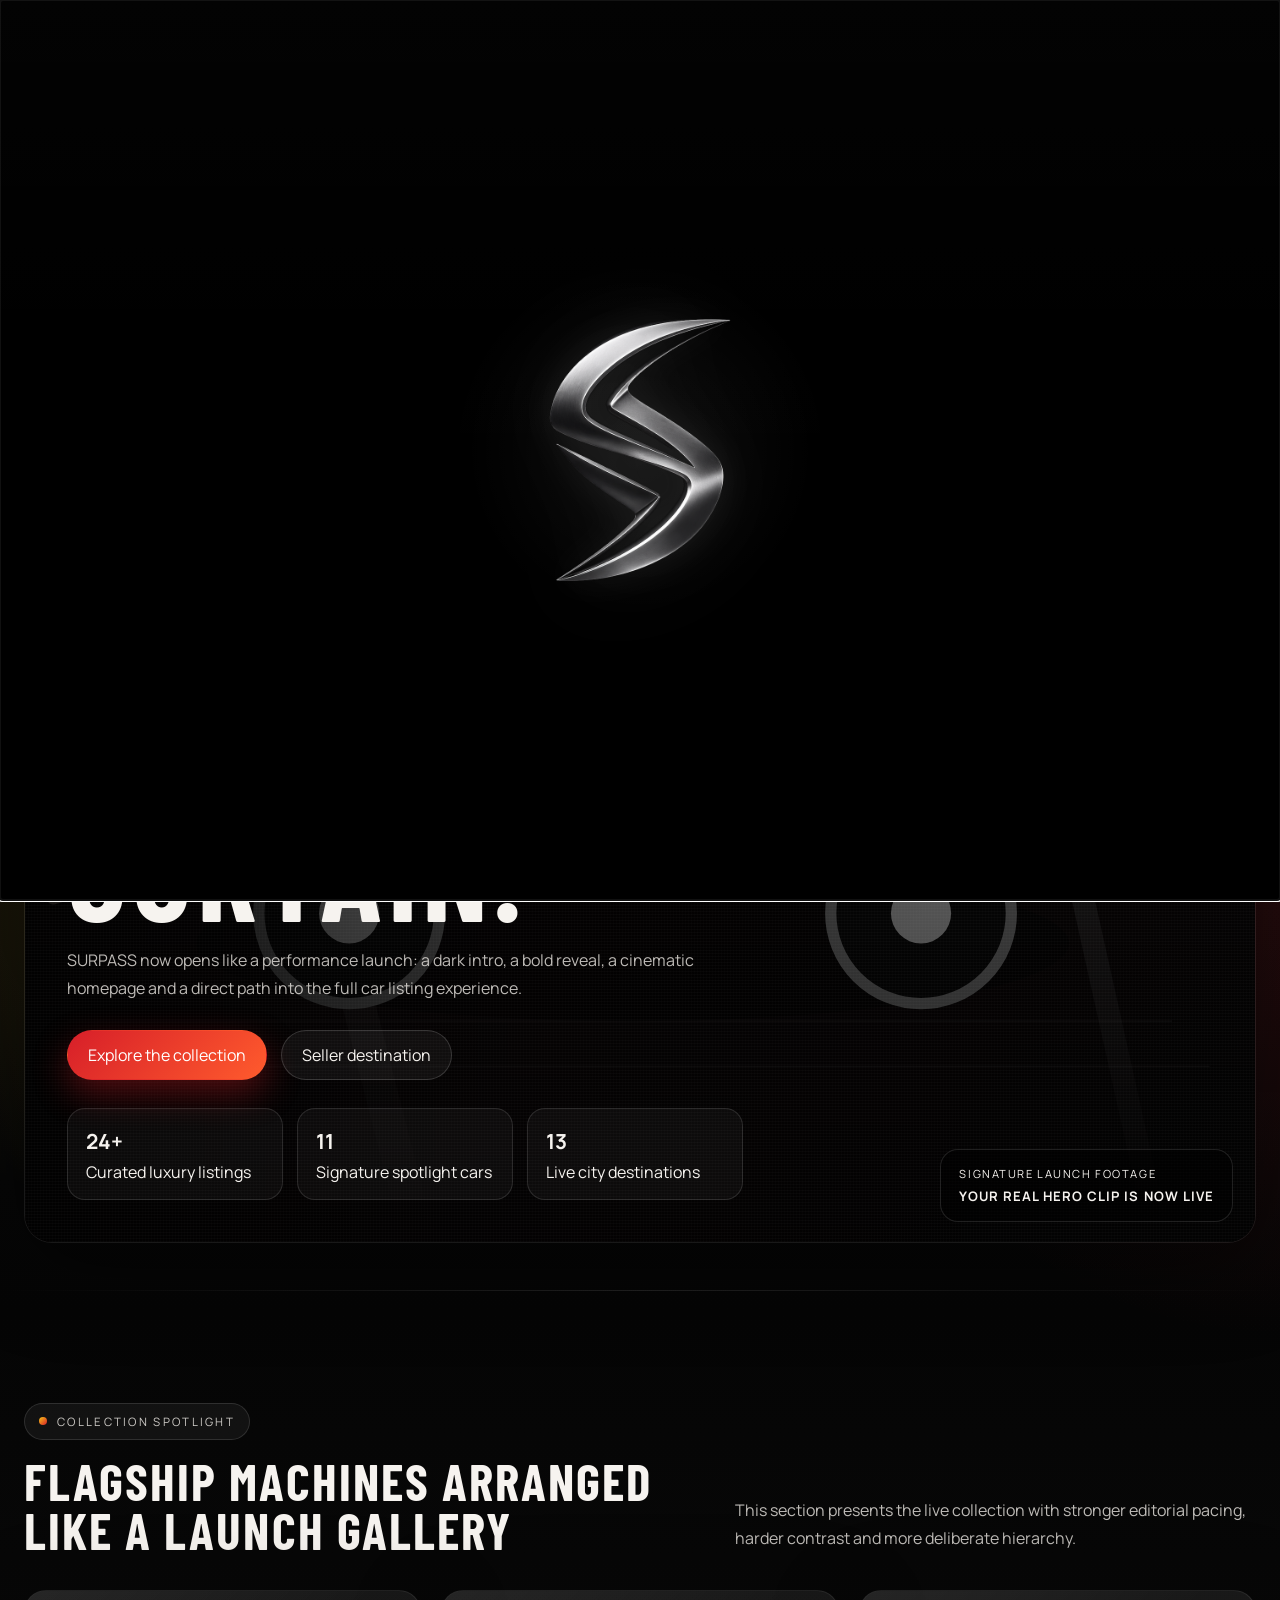
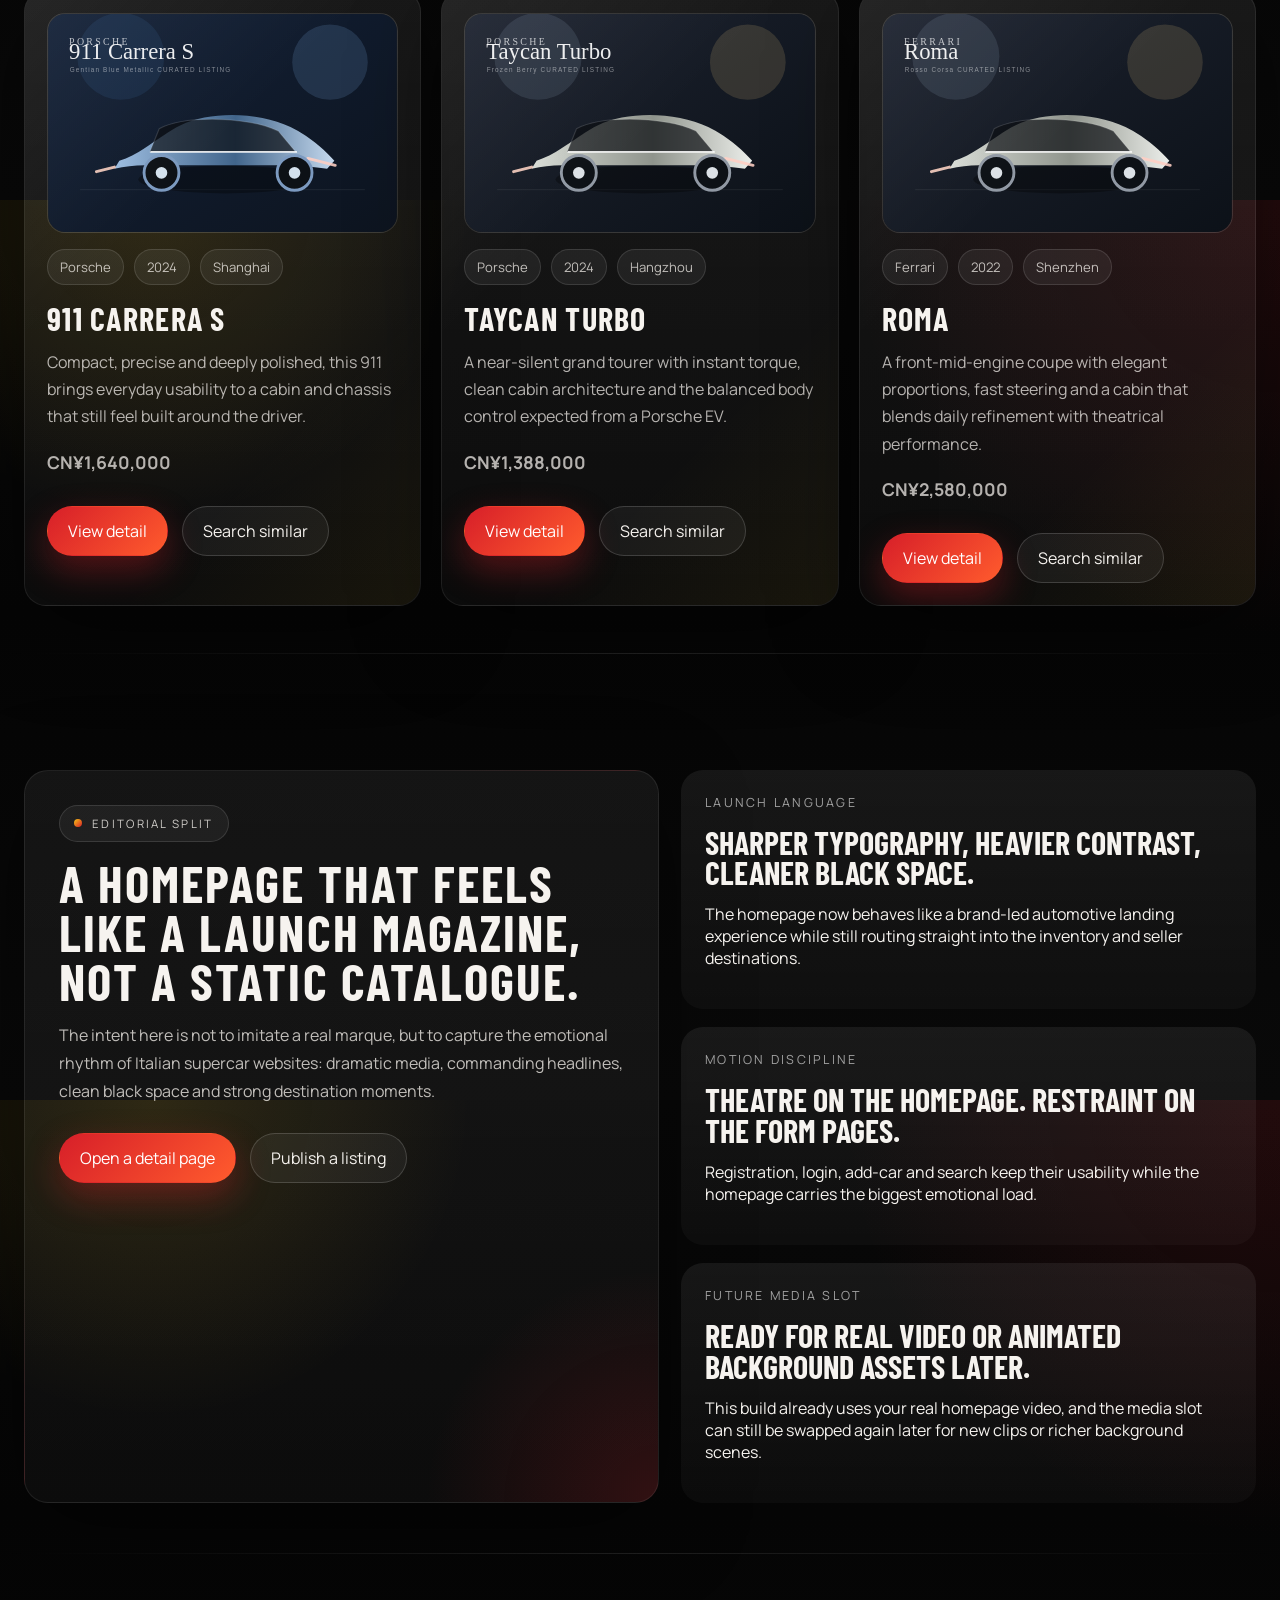
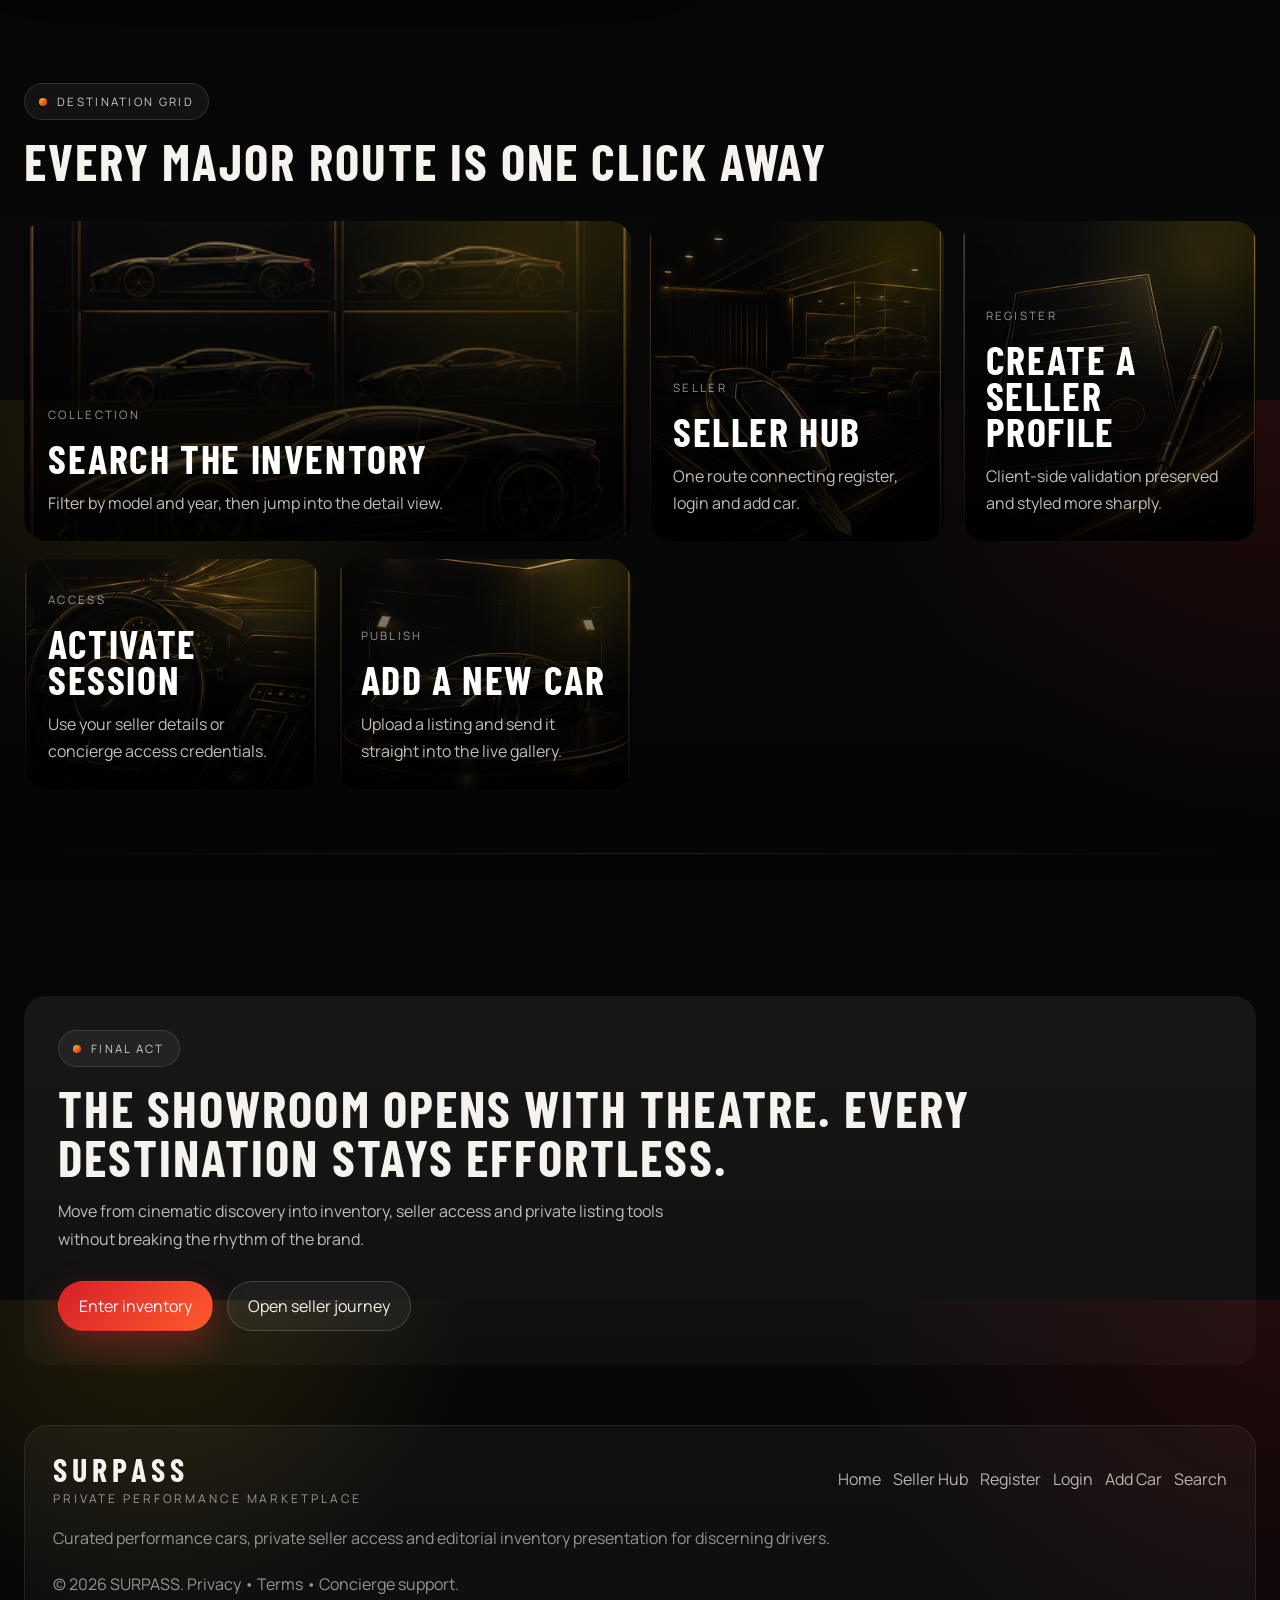
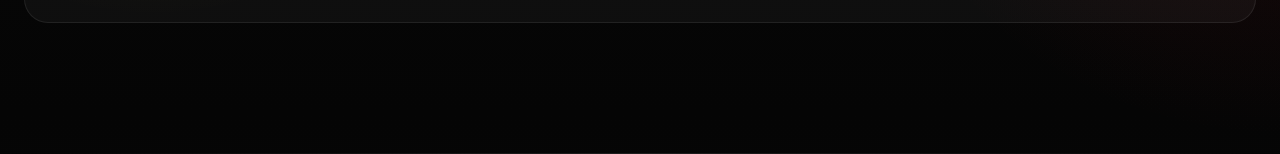
<file: index.html>
<!DOCTYPE html>
<html lang="en">
<head>
    <meta charset="UTF-8">
    <meta name="viewport" content="width=device-width, initial-scale=1.0">
    <title>SURPASS | Official Experience</title>
    <link rel="stylesheet" href="assets/styles.css">
    <script defer src="assets/app.js"></script>
</head>
<body data-page="home">
    <div class="site-shell">
        <section id="brand-intro" class="brand-intro" aria-label="Enter SURPASS official site" tabindex="0">
            <div class="brand-intro__veil"></div>
            <div class="brand-intro__content">
                <div id="intro-logo" class="brand-intro__logo" aria-hidden="true"></div>
            </div>
        </section>

        <div data-site-header></div>

        <nav id="home-progress" class="home-progress" aria-label="Homepage scenes">
            <button type="button" data-scene-target="scene-hero"><span>Intro</span></button>
            <button type="button" data-scene-target="scene-collection"><span>Collection</span></button>
            <button type="button" data-scene-target="scene-editorial"><span>Stories</span></button>
            <button type="button" data-scene-target="scene-links"><span>Destinations</span></button>
            <button type="button" data-scene-target="scene-finale"><span>Finale</span></button>
        </nav>

        <main class="site-main home-main">
            <section id="scene-hero" class="scene-panel scene-hero" data-scene="hero">
                <div class="scene-shell">
                    <div class="hero-cinematic">
                        <div class="hero-cinematic__media">
                            <video id="home-hero-video" class="hero-cinematic__video" muted playsinline loop autoplay preload="metadata"></video>
                            <img id="home-hero-art" class="hero-cinematic__poster" src="" alt="">
                            <div class="hero-cinematic__gradient"></div>
                            <div class="hero-cinematic__noise"></div>
                            <div class="hero-cinematic__caption">
                                <span>Signature launch footage</span>
                                <strong>Your real hero clip is now live</strong>
                            </div>
                        </div>
                        <div class="hero-cinematic__content fade-up">
                            <div class="eyebrow">Italian performance drama</div>
                            <h2 class="display-title">Stage the machine. Then open the curtain.</h2>
                            <p class="lead">
                                SURPASS now opens like a performance launch: a dark intro, a bold reveal, a cinematic homepage and a direct path into the full car listing experience.
                            </p>
                            <div class="hero-actions">
                                <a class="primary-button" href="search.html" data-home-primary>Explore the collection</a>
                                <a class="secondary-button" href="seller.html">Seller destination</a>
                            </div>
                            <div class="hero-meta">
                                <div class="meta-block">
                                    <strong id="metric-total-cars">12+</strong>
                                    <span>Curated luxury listings</span>
                                </div>
                                <div class="meta-block">
                                    <strong id="metric-featured-cars">6</strong>
                                    <span>Signature spotlight cars</span>
                                </div>
                                <div class="meta-block">
                                    <strong id="metric-active-cities">9</strong>
                                    <span>Live city destinations</span>
                                </div>
                            </div>
                        </div>
                    </div>
                </div>
            </section>

            <section id="scene-collection" class="scene-panel scene-collection" data-scene="collection">
                <div class="scene-shell">
                    <div class="section-intro">
                        <div>
                            <div class="eyebrow">Collection spotlight</div>
                            <h2 class="section-title" style="margin-top:16px;">Flagship machines arranged like a launch gallery</h2>
                        </div>
                        <p class="body-copy" style="max-width:38rem;">
                            This section presents the live collection with stronger editorial pacing, harder contrast and more deliberate hierarchy.
                        </p>
                    </div>
                    <div id="featured-grid" class="collection-grid"></div>
                </div>
            </section>

            <section id="scene-editorial" class="scene-panel scene-editorial" data-scene="editorial">
                <div class="scene-shell">
                    <div class="editorial-layout">
                        <article class="editorial-lead fade-up">
                            <div class="eyebrow">Editorial split</div>
                            <h2 class="section-title" style="margin-top:16px;">A homepage that feels like a launch magazine, not a static catalogue.</h2>
                            <p class="body-copy">
                                The intent here is not to imitate a real marque, but to capture the emotional rhythm of Italian supercar websites: dramatic media, commanding headlines, clean black space and strong destination moments.
                            </p>
                            <div class="stack-actions">
                                <a class="primary-button" href="car-detail.html?id=car-porsche-911-carrera-s">Open a detail page</a>
                                <a class="secondary-button" href="add-car.html">Publish a listing</a>
                            </div>
                        </article>
                        <div id="home-editorial-list" class="editorial-stack"></div>
                    </div>
                </div>
            </section>

            <section id="scene-links" class="scene-panel scene-links" data-scene="links">
                <div class="scene-shell">
                    <div class="section-intro">
                        <div>
                            <div class="eyebrow">Destination grid</div>
                            <h2 class="section-title" style="margin-top:16px;">Every major route is one click away</h2>
                        </div>
                    </div>
                    <div class="brand-tile-grid">
                        <a class="brand-tile brand-tile--large fade-up" href="search.html">
                            <img class="tile-illustration" src="assets/generated/tile-collection.png" alt="">
                            <span class="brand-tile__eyebrow">Collection</span>
                            <strong>Search the inventory</strong>
                            <p>Filter by model and year, then jump into the detail view.</p>
                        </a>
                        <a class="brand-tile fade-up delay-1" href="seller.html">
                            <img class="tile-illustration" src="assets/generated/tile-seller.png" alt="">
                            <span class="brand-tile__eyebrow">Seller</span>
                            <strong>Seller hub</strong>
                            <p>One route connecting register, login and add car.</p>
                        </a>
                        <a class="brand-tile fade-up delay-2" href="registration.html">
                            <img class="tile-illustration" src="assets/generated/tile-register.png" alt="">
                            <span class="brand-tile__eyebrow">Register</span>
                            <strong>Create a seller profile</strong>
                            <p>Client-side validation preserved and styled more sharply.</p>
                        </a>
                        <a class="brand-tile fade-up delay-1" href="login.html">
                            <img class="tile-illustration" src="assets/generated/tile-login.png" alt="">
                            <span class="brand-tile__eyebrow">Access</span>
                            <strong>Activate session</strong>
                            <p>Use your seller details or concierge access credentials.</p>
                        </a>
                        <a class="brand-tile fade-up delay-2" href="add-car.html">
                            <img class="tile-illustration" src="assets/generated/tile-add-car.png" alt="">
                            <span class="brand-tile__eyebrow">Publish</span>
                            <strong>Add a new car</strong>
                            <p>Upload a listing and send it straight into the live gallery.</p>
                        </a>
                    </div>
                </div>
            </section>

            <section id="scene-finale" class="scene-panel scene-finale" data-scene="finale">
                <div class="scene-shell">
                    <div class="finale-panel fade-up">
                        <div class="eyebrow">Final act</div>
                        <h2 class="section-title" style="margin-top:16px;">The showroom opens with theatre. Every destination stays effortless.</h2>
                        <p class="body-copy" style="max-width:40rem;">
                            Move from cinematic discovery into inventory, seller access and private listing tools without breaking the rhythm of the brand.
                        </p>
                        <div class="hero-actions">
                            <a class="primary-button" href="search.html">Enter inventory</a>
                            <a class="secondary-button" href="seller.html">Open seller journey</a>
                        </div>
                    </div>
                    <div data-site-footer></div>
                </div>
            </section>
        </main>
    </div>
</body>
</html>
</file>
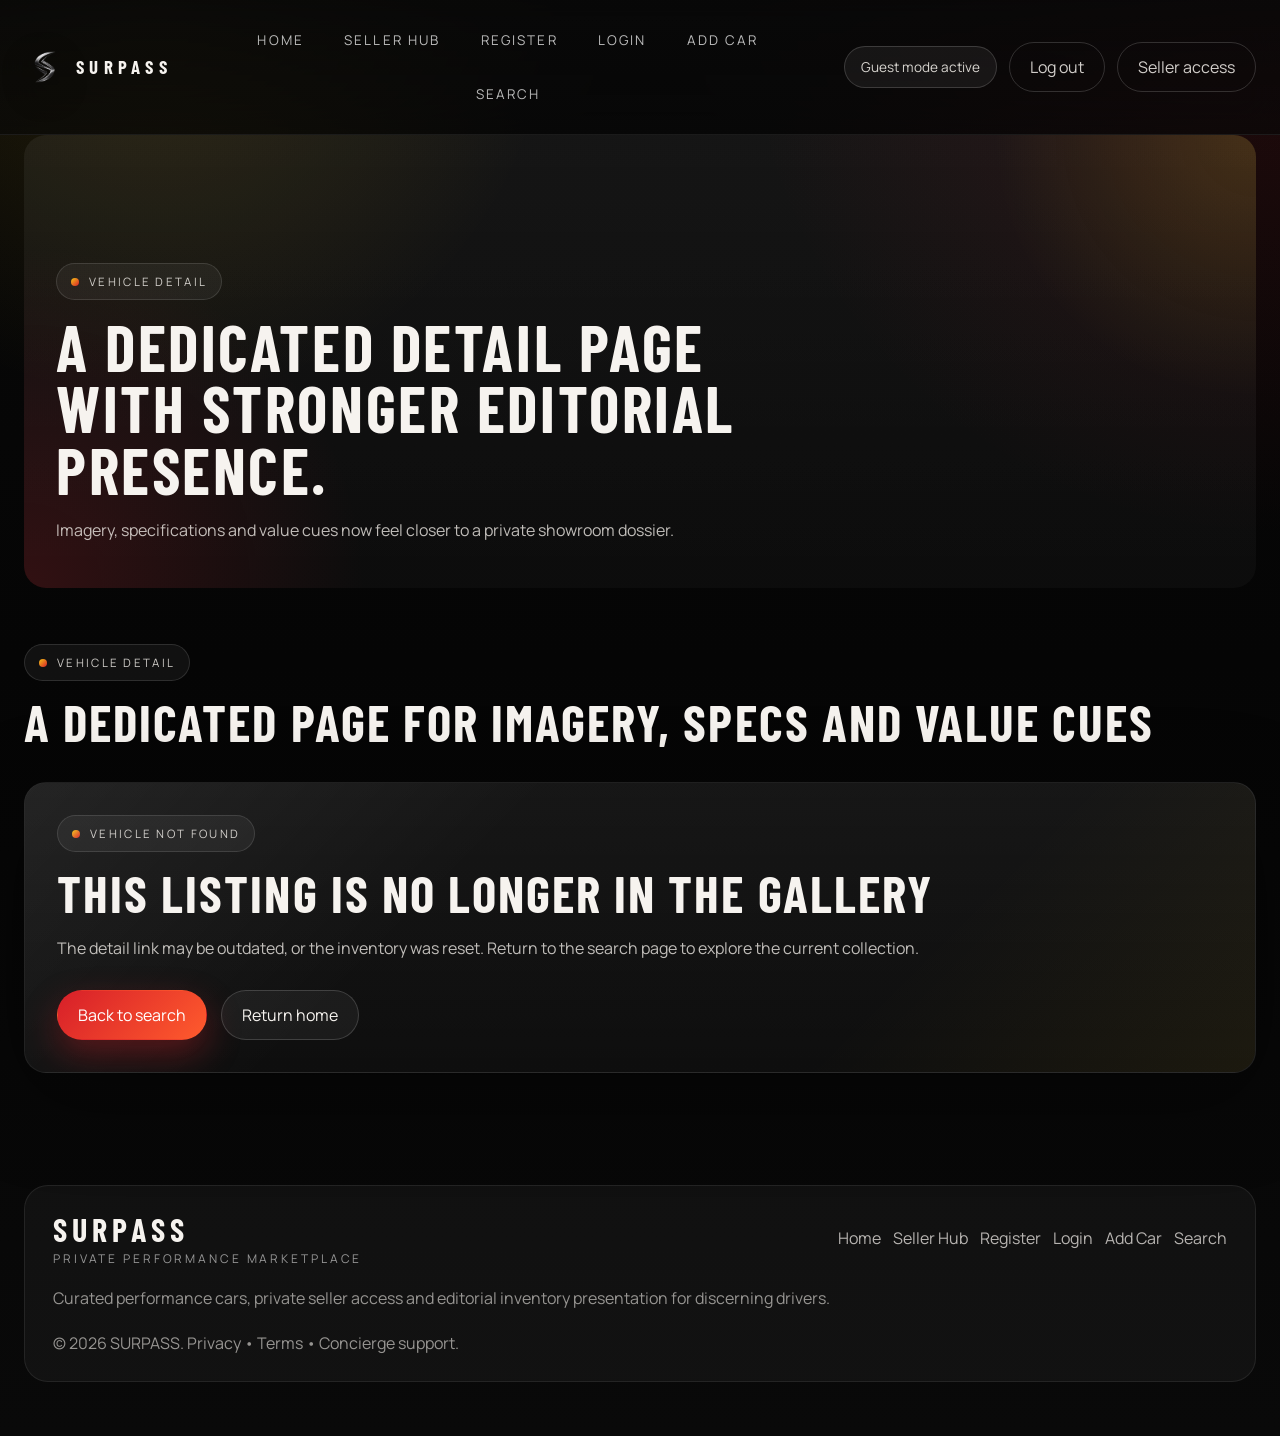
<file: car-detail.html>
<!DOCTYPE html>
<html lang="en">
<head>
    <meta charset="UTF-8">
    <meta name="viewport" content="width=device-width, initial-scale=1.0">
    <title>SURPASS | Car Detail</title>
    <link rel="stylesheet" href="assets/styles.css">
    <script defer src="assets/app.js"></script>
</head>
<body data-page="detail">
    <div class="site-shell">
        <div data-site-header></div>
        <main class="site-main">
            <section class="page-banner page-banner--detail">
                <div class="page-banner__content">
                    <div class="eyebrow">Vehicle detail</div>
                    <h1 class="page-banner__title">A dedicated detail page with stronger editorial presence.</h1>
                    <p class="body-copy">Imagery, specifications and value cues now feel closer to a private showroom dossier.</p>
                </div>
            </section>
            <section class="section" style="padding-top:56px;">
                <div class="section-intro">
                    <div>
                        <div class="eyebrow">Vehicle detail</div>
                        <h2 class="section-title" style="margin-top:16px;">A dedicated page for imagery, specs and value cues</h2>
                    </div>
                </div>
                <div id="detail-shell"></div>
            </section>
        </main>
        <div data-site-footer></div>
    </div>
</body>
</html>
</file>
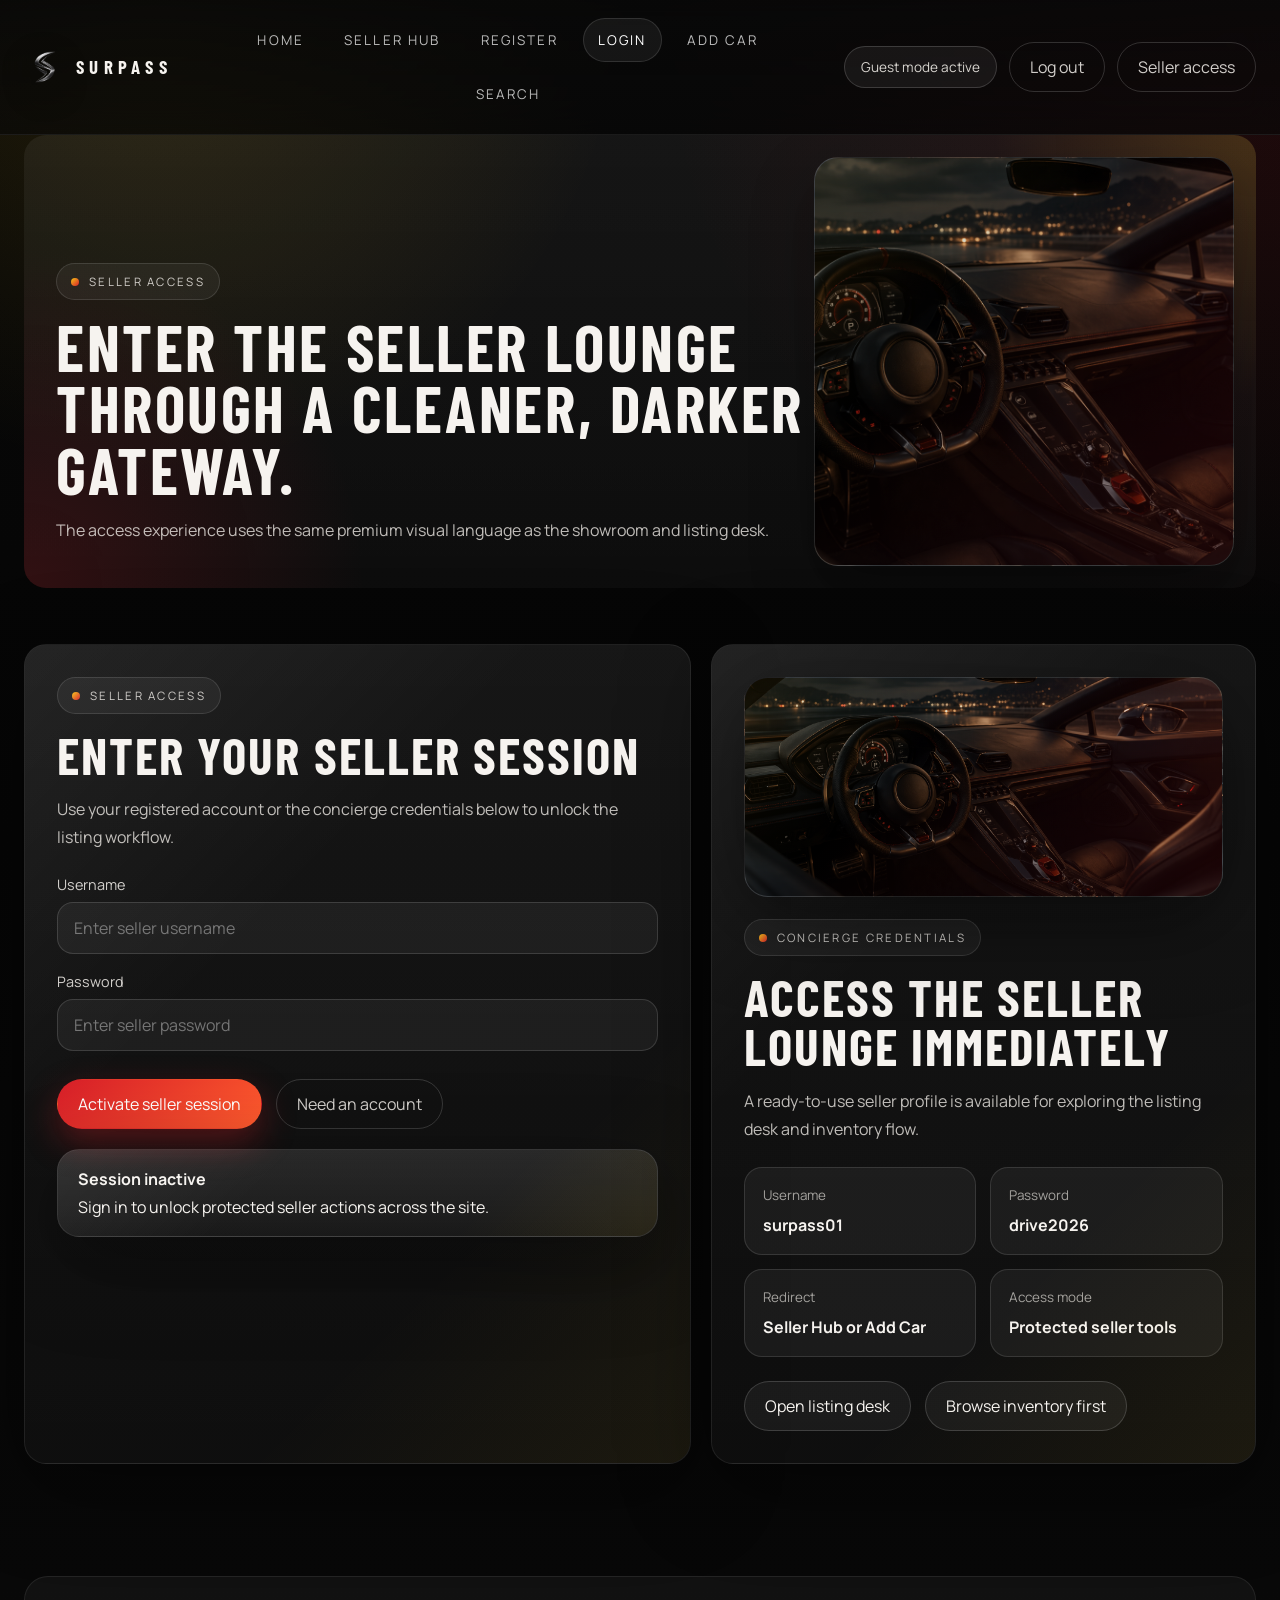
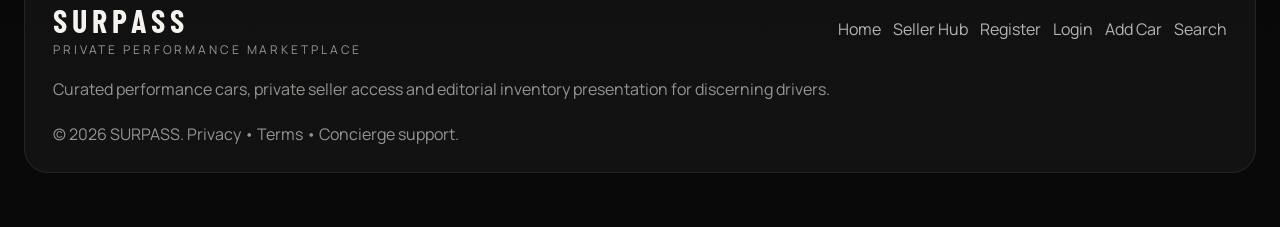
<file: login.html>
<!DOCTYPE html>
<html lang="en">
<head>
    <meta charset="UTF-8">
    <meta name="viewport" content="width=device-width, initial-scale=1.0">
    <title>SURPASS | Seller Login</title>
    <link rel="stylesheet" href="assets/styles.css">
    <script defer src="assets/app.js"></script>
</head>
<body data-page="login">
    <div class="site-shell">
        <div data-site-header></div>
        <main class="site-main">
            <section class="page-banner page-banner--form page-banner--login">
                <div class="page-banner__content">
                    <div class="eyebrow">Seller access</div>
                    <h1 class="page-banner__title">Enter the seller lounge through a cleaner, darker gateway.</h1>
                    <p class="body-copy">The access experience uses the same premium visual language as the showroom and listing desk.</p>
                </div>
                <div class="page-banner__visual page-banner__visual--login" aria-hidden="true"></div>
            </section>
            <section class="section" style="padding-top:56px;">
                <div class="detail-grid">
                    <div class="form-shell fade-up">
                        <div class="eyebrow">Seller access</div>
                        <h2 class="section-title" style="margin-top:16px;">Enter your seller session</h2>
                        <p class="body-copy">Use your registered account or the concierge credentials below to unlock the listing workflow.</p>
                        <form id="login-form" novalidate style="margin-top:24px;">
                            <div class="form-grid">
                                <div class="field-full">
                                    <label for="login-username">Username</label>
                                    <input id="login-username" name="username" type="text" placeholder="Enter seller username">
                                </div>
                                <div class="field-full">
                                    <label for="login-password">Password</label>
                                    <input id="login-password" name="password" type="password" placeholder="Enter seller password">
                                </div>
                            </div>
                            <div class="hero-actions">
                                <button class="primary-button" type="submit">Activate seller session</button>
                                <a class="ghost-button" href="registration.html">Need an account</a>
                            </div>
                        </form>
                        <div id="login-message" class="message-strip info" style="margin-top:20px;">
                            <strong>Session inactive</strong>
                            <span>Sign in to unlock protected seller actions across the site.</span>
                        </div>
                    </div>

                    <div class="detail-card fade-up delay-1">
                        <div class="detail-visual detail-visual--login" aria-hidden="true"></div>
                        <div class="eyebrow">Concierge credentials</div>
                        <h2 class="section-title" style="margin-top:16px;">Access the seller lounge immediately</h2>
                        <p class="body-copy">
                            A ready-to-use seller profile is available for exploring the listing desk and inventory flow.
                        </p>
                        <div class="detail-specs" style="margin-top:24px;">
                            <div class="detail-spec">
                                <span>Username</span>
                                <strong>surpass01</strong>
                            </div>
                            <div class="detail-spec">
                                <span>Password</span>
                                <strong>drive2026</strong>
                            </div>
                            <div class="detail-spec">
                                <span>Redirect</span>
                                <strong>Seller Hub or Add Car</strong>
                            </div>
                            <div class="detail-spec">
                                <span>Access mode</span>
                                <strong>Protected seller tools</strong>
                            </div>
                        </div>
                        <div class="stack-actions" style="margin-top:24px;">
                            <a class="secondary-button" href="add-car.html">Open listing desk</a>
                            <a class="secondary-button" href="search.html">Browse inventory first</a>
                        </div>
                    </div>
                </div>
            </section>
        </main>
        <div data-site-footer></div>
    </div>
</body>
</html>
</file>
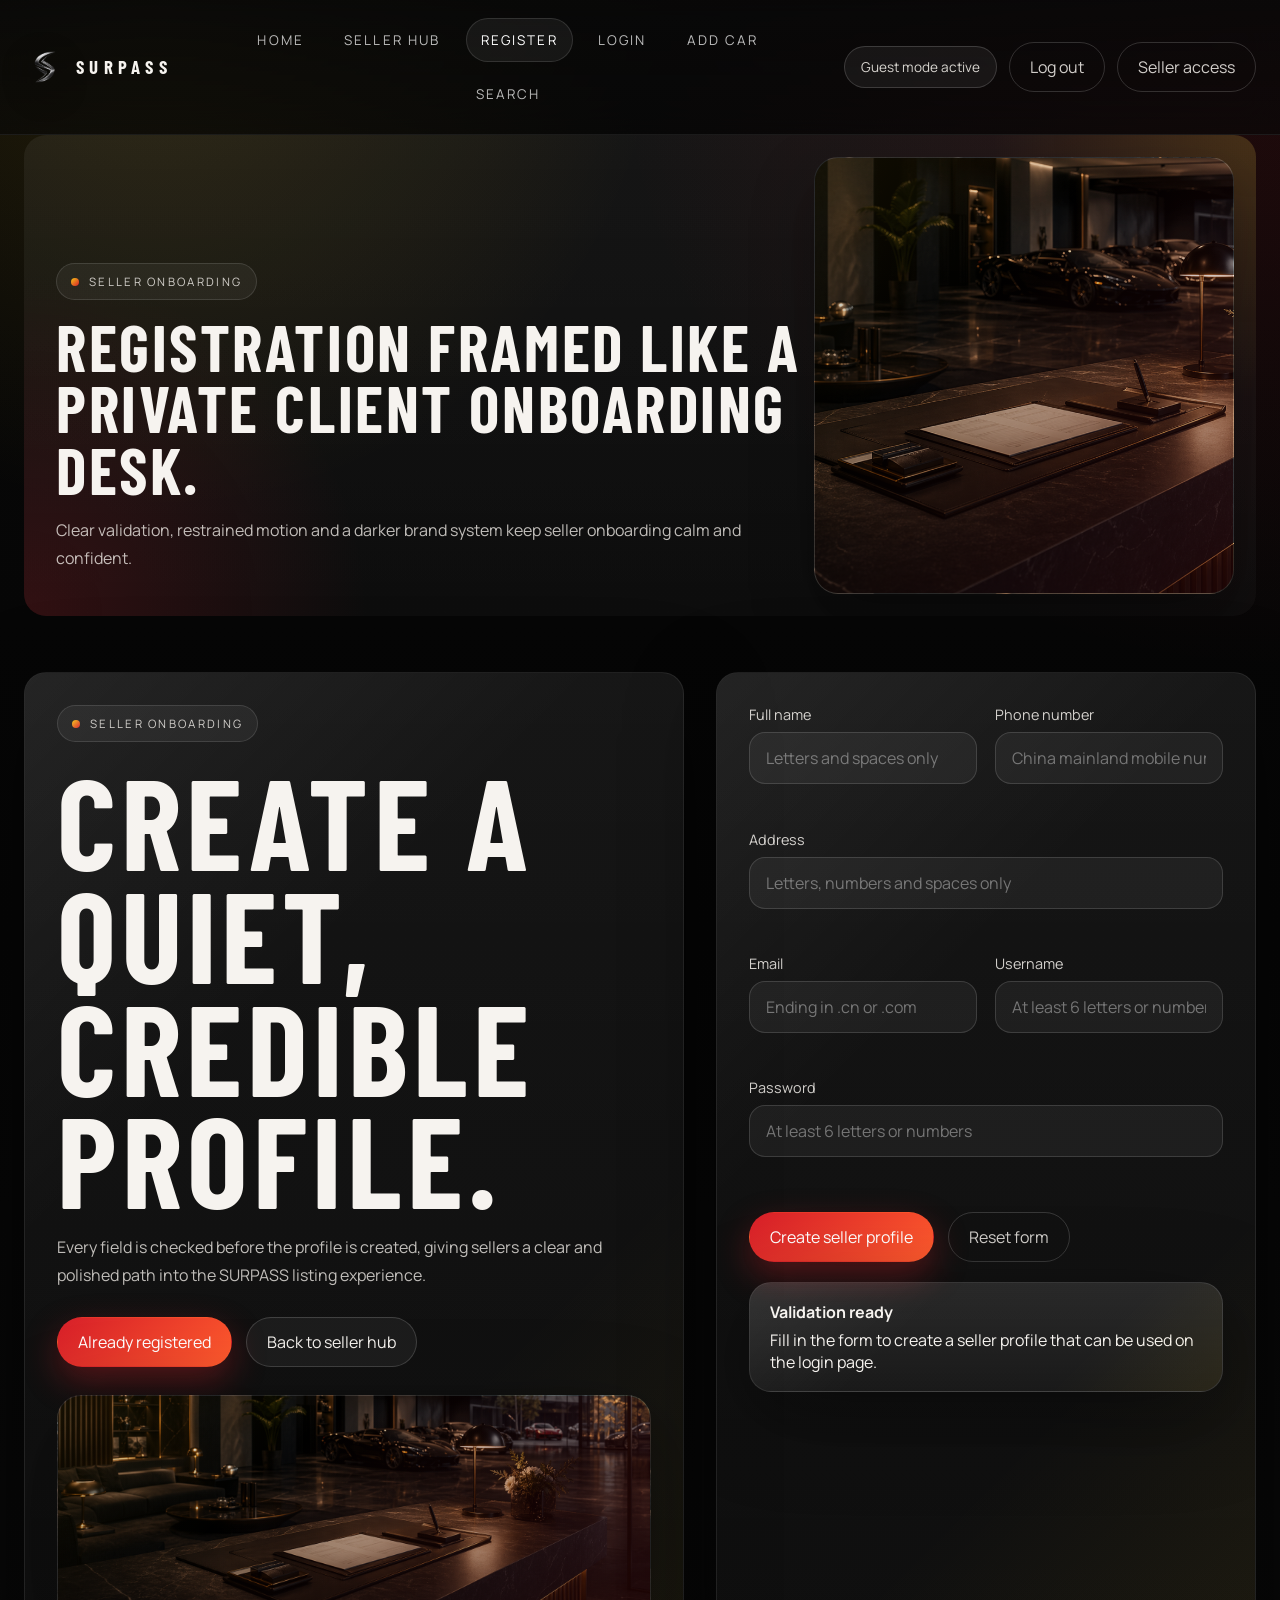
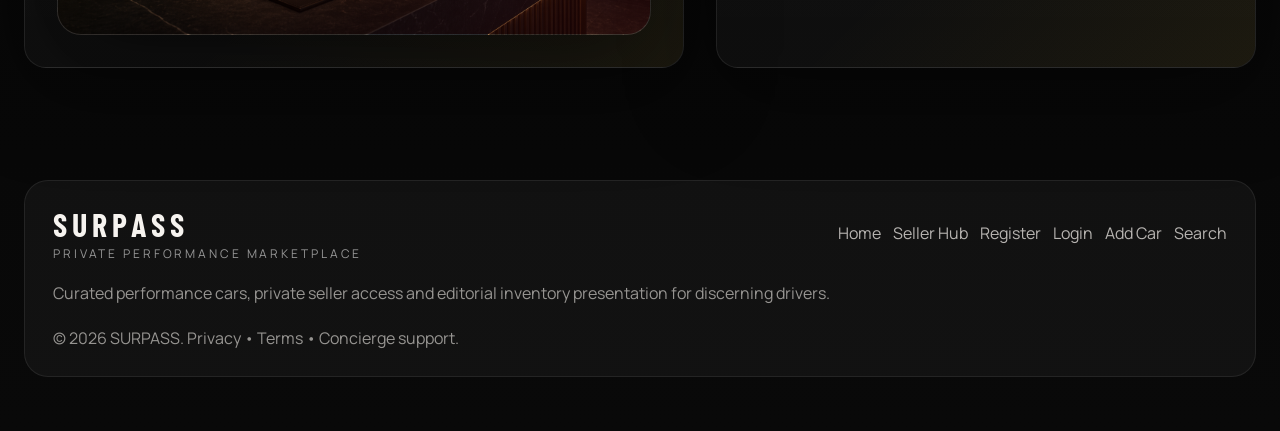
<file: registration.html>
<!DOCTYPE html>
<html lang="en">
<head>
    <meta charset="UTF-8">
    <meta name="viewport" content="width=device-width, initial-scale=1.0">
    <title>SURPASS | Seller Registration</title>
    <link rel="stylesheet" href="assets/styles.css">
    <script defer src="assets/app.js"></script>
</head>
<body data-page="register">
    <div class="site-shell">
        <div data-site-header></div>
        <main class="site-main">
            <section class="page-banner page-banner--form page-banner--registration">
                <div class="page-banner__content">
                    <div class="eyebrow">Seller onboarding</div>
                    <h1 class="page-banner__title">Registration framed like a private client onboarding desk.</h1>
                    <p class="body-copy">Clear validation, restrained motion and a darker brand system keep seller onboarding calm and confident.</p>
                </div>
                <div class="page-banner__visual page-banner__visual--registration" aria-hidden="true"></div>
            </section>
            <section class="hero-section">
                <div class="hero-copy fade-up">
                    <div class="eyebrow">Seller onboarding</div>
                    <h2 class="display-title">Create a quiet, credible profile.</h2>
                    <p class="lead">
                        Every field is checked before the profile is created, giving sellers a clear and polished path into the SURPASS listing experience.
                    </p>
                    <div class="hero-actions">
                        <a class="primary-button" href="login.html">Already registered</a>
                        <a class="secondary-button" href="seller.html">Back to seller hub</a>
                    </div>
                    <div class="support-visual support-visual--registration" aria-hidden="true"></div>
                </div>
                <div class="form-shell fade-up delay-1">
                    <form id="registration-form" novalidate>
                        <div class="form-grid">
                            <div class="field">
                                <label for="name">Full name</label>
                                <input id="name" name="name" type="text" placeholder="Letters and spaces only">
                                <div class="field-error" data-error-for="name"></div>
                            </div>
                            <div class="field">
                                <label for="phone">Phone number</label>
                                <input id="phone" name="phone" type="text" placeholder="China mainland mobile number">
                                <div class="field-error" data-error-for="phone"></div>
                            </div>
                            <div class="field-full">
                                <label for="address">Address</label>
                                <input id="address" name="address" type="text" placeholder="Letters, numbers and spaces only">
                                <div class="field-error" data-error-for="address"></div>
                            </div>
                            <div class="field">
                                <label for="email">Email</label>
                                <input id="email" name="email" type="email" placeholder="Ending in .cn or .com">
                                <div class="field-error" data-error-for="email"></div>
                            </div>
                            <div class="field">
                                <label for="username">Username</label>
                                <input id="username" name="username" type="text" placeholder="At least 6 letters or numbers">
                                <div class="field-error" data-error-for="username"></div>
                            </div>
                            <div class="field-full">
                                <label for="password">Password</label>
                                <input id="password" name="password" type="password" placeholder="At least 6 letters or numbers">
                                <div class="field-error" data-error-for="password"></div>
                            </div>
                        </div>
                        <div class="hero-actions">
                            <button class="primary-button" type="submit">Create seller profile</button>
                            <button class="ghost-button" type="reset">Reset form</button>
                        </div>
                    </form>
                    <div id="registration-message" class="message-strip info" style="margin-top:20px;">
                        <strong>Validation ready</strong>
                        <span>Fill in the form to create a seller profile that can be used on the login page.</span>
                    </div>
                </div>
            </section>
        </main>
        <div data-site-footer></div>
    </div>
</body>
</html>
</file>
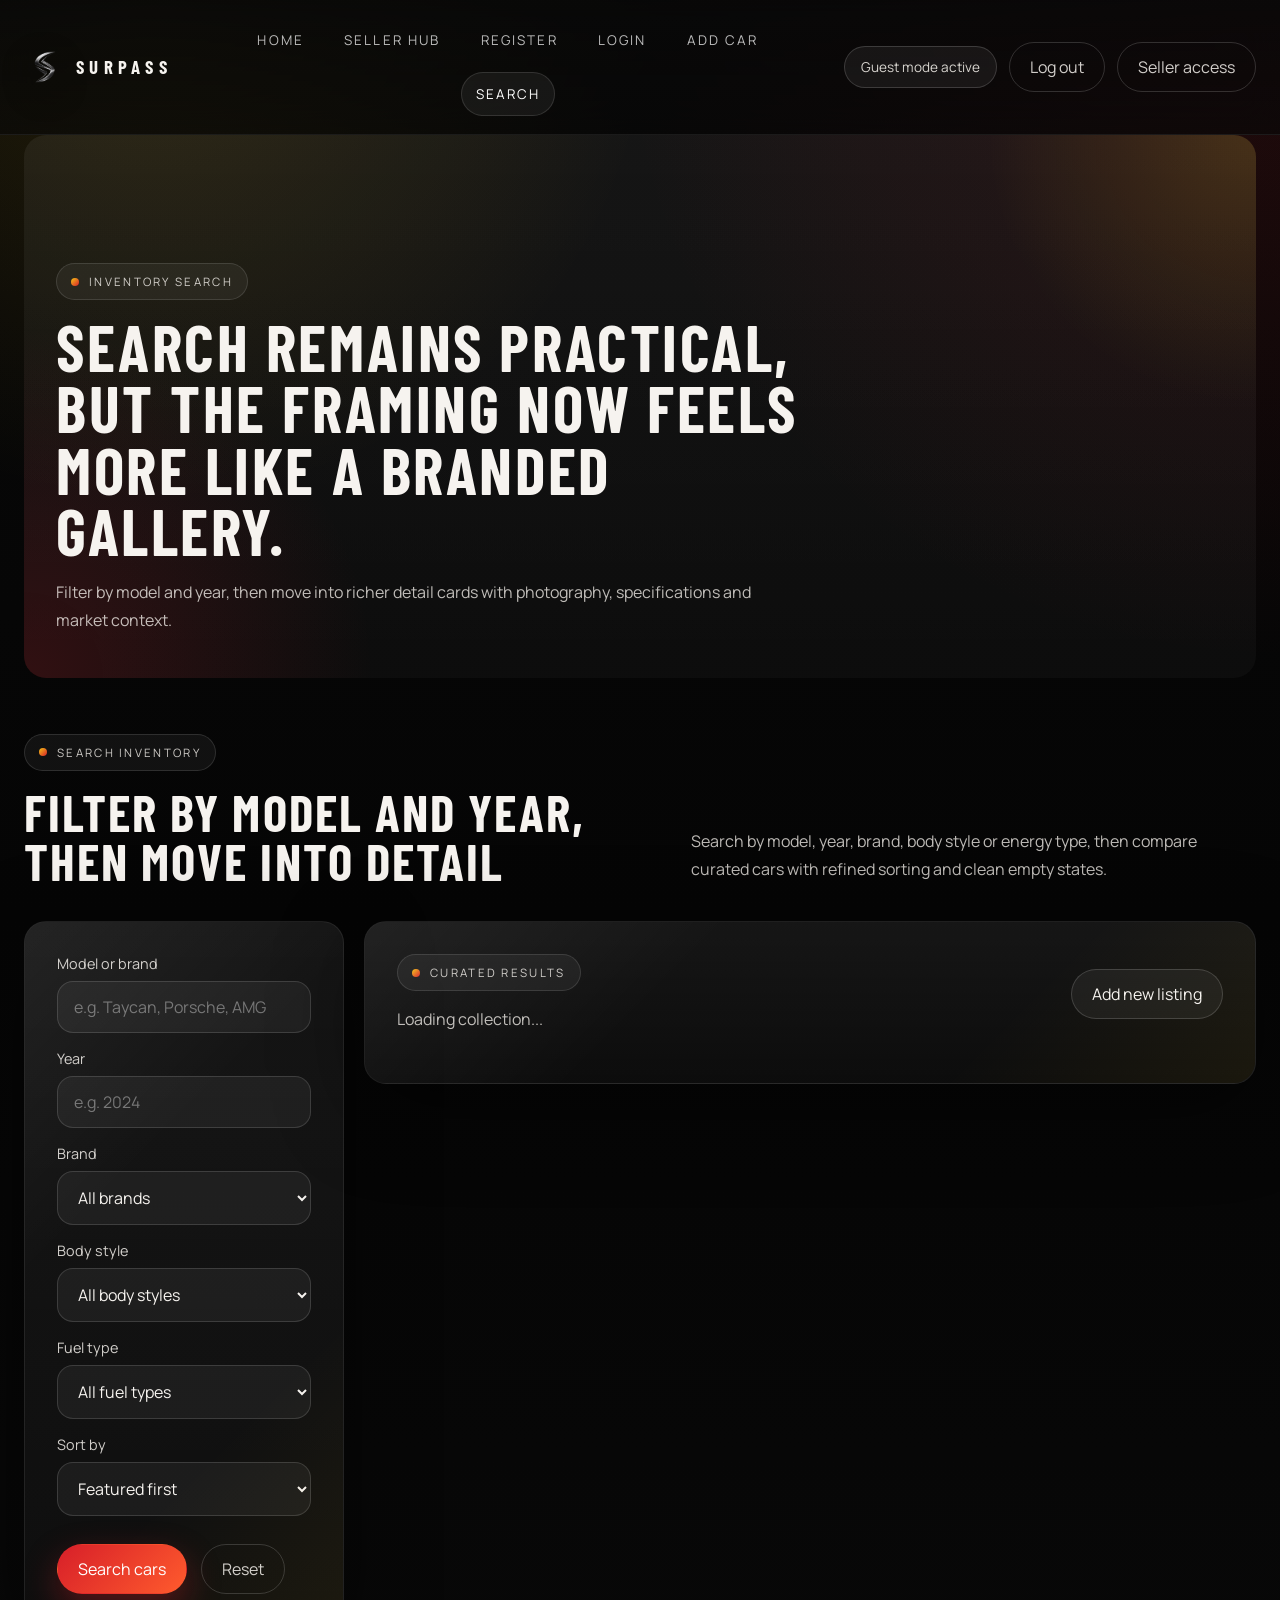
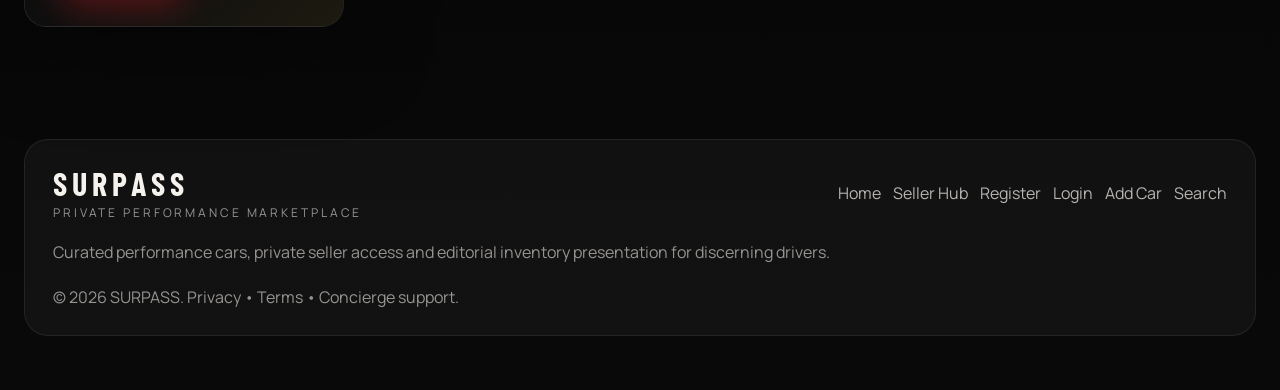
<file: search.html>
<!DOCTYPE html>
<html lang="en">
<head>
    <meta charset="UTF-8">
    <meta name="viewport" content="width=device-width, initial-scale=1.0">
    <title>SURPASS | Search Cars</title>
    <link rel="stylesheet" href="assets/styles.css">
    <script defer src="assets/app.js"></script>
</head>
<body data-page="search">
    <div class="site-shell">
        <div data-site-header></div>
        <main class="site-main">
            <section class="page-banner page-banner--search">
                <div class="page-banner__content">
                    <div class="eyebrow">Inventory search</div>
                    <h1 class="page-banner__title">Search remains practical, but the framing now feels more like a branded gallery.</h1>
                    <p class="body-copy">Filter by model and year, then move into richer detail cards with photography, specifications and market context.</p>
                </div>
            </section>
            <section class="section" style="padding-top:56px;">
                <div class="section-intro">
                    <div>
                        <div class="eyebrow">Search inventory</div>
                        <h2 class="section-title" style="margin-top:16px;">Filter by model and year, then move into detail</h2>
                    </div>
                    <p class="body-copy" style="max-width:40rem;">
                        Search by model, year, brand, body style or energy type, then compare curated cars with refined sorting and clean empty states.
                    </p>
                </div>
                <div class="search-grid">
                    <aside class="filter-panel fade-up">
                        <form id="search-form">
                            <div class="field-full">
                                <label for="search-model">Model or brand</label>
                                <input id="search-model" name="model" type="text" placeholder="e.g. Taycan, Porsche, AMG">
                            </div>
                            <div class="field-full" style="margin-top:16px;">
                                <label for="search-year">Year</label>
                                <input id="search-year" name="year" type="text" placeholder="e.g. 2024">
                            </div>
                            <div class="field-full" style="margin-top:16px;">
                                <label for="search-brand">Brand</label>
                                <select id="search-brand" name="brand">
                                    <option value="">All brands</option>
                                </select>
                            </div>
                            <div class="field-full" style="margin-top:16px;">
                                <label for="search-body">Body style</label>
                                <select id="search-body" name="bodyStyle">
                                    <option value="">All body styles</option>
                                </select>
                            </div>
                            <div class="field-full" style="margin-top:16px;">
                                <label for="search-fuel">Fuel type</label>
                                <select id="search-fuel" name="fuel">
                                    <option value="">All fuel types</option>
                                </select>
                            </div>
                            <div class="field-full" style="margin-top:16px;">
                                <label for="search-sort">Sort by</label>
                                <select id="search-sort" name="sort">
                                    <option value="featured">Featured first</option>
                                    <option value="price-asc">Price: low to high</option>
                                    <option value="price-desc">Price: high to low</option>
                                    <option value="year-desc">Year: newest first</option>
                                    <option value="year-asc">Year: oldest first</option>
                                </select>
                            </div>
                            <div class="hero-actions">
                                <button class="primary-button" type="submit">Search cars</button>
                                <button class="ghost-button" type="reset">Reset</button>
                            </div>
                        </form>
                    </aside>

                    <div class="panel fade-up delay-1">
                        <div class="result-toolbar">
                            <div>
                                <div class="eyebrow">Curated results</div>
                                <p id="search-result-count" class="body-copy" style="margin:14px 0 0;">Loading collection...</p>
                            </div>
                            <a class="secondary-button" href="add-car.html">Add new listing</a>
                        </div>
                        <div id="search-empty" class="empty-state">
                            <h3 class="card-title" style="margin-top:0;">No matching vehicles</h3>
                            <p>Try a broader brand keyword or clear the year filter to return to the full gallery.</p>
                        </div>
                        <div id="search-results" class="vehicle-results"></div>
                    </div>
                </div>
            </section>
        </main>
        <div data-site-footer></div>
    </div>
</body>
</html>
</file>
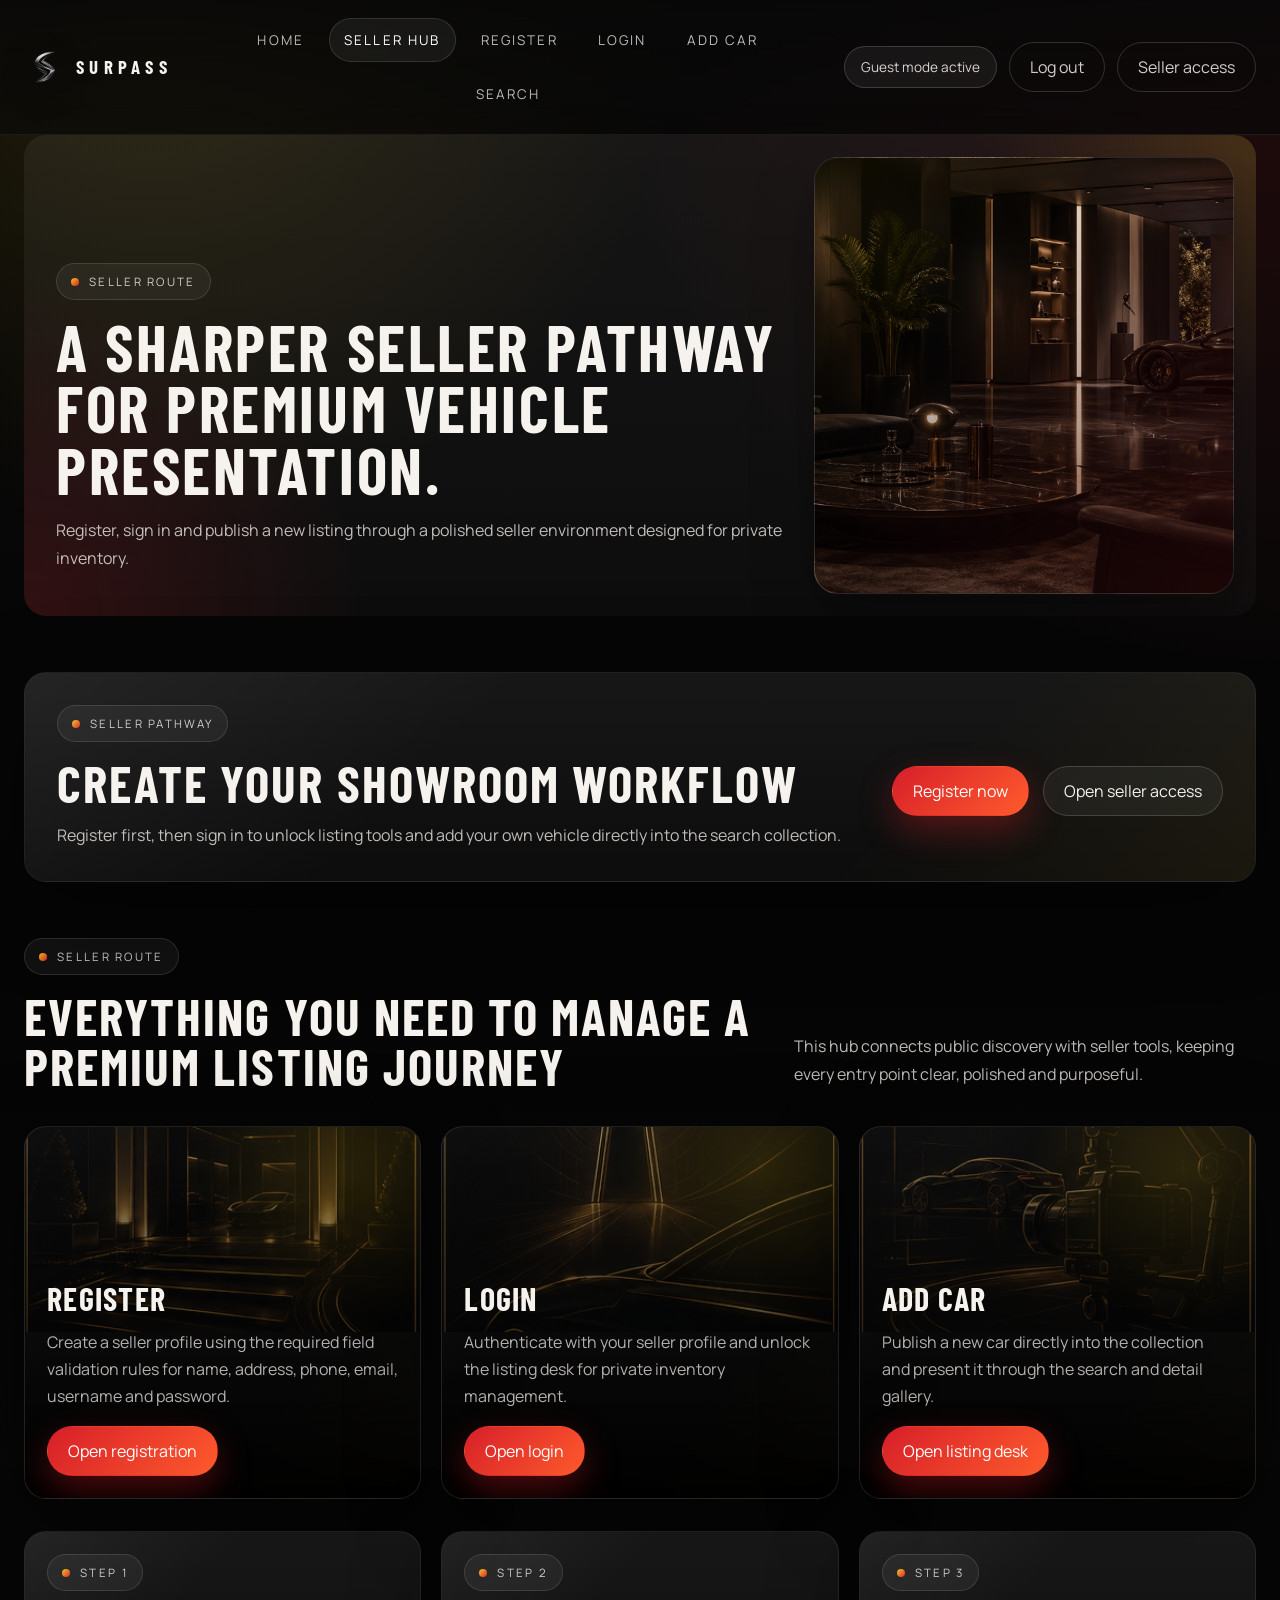
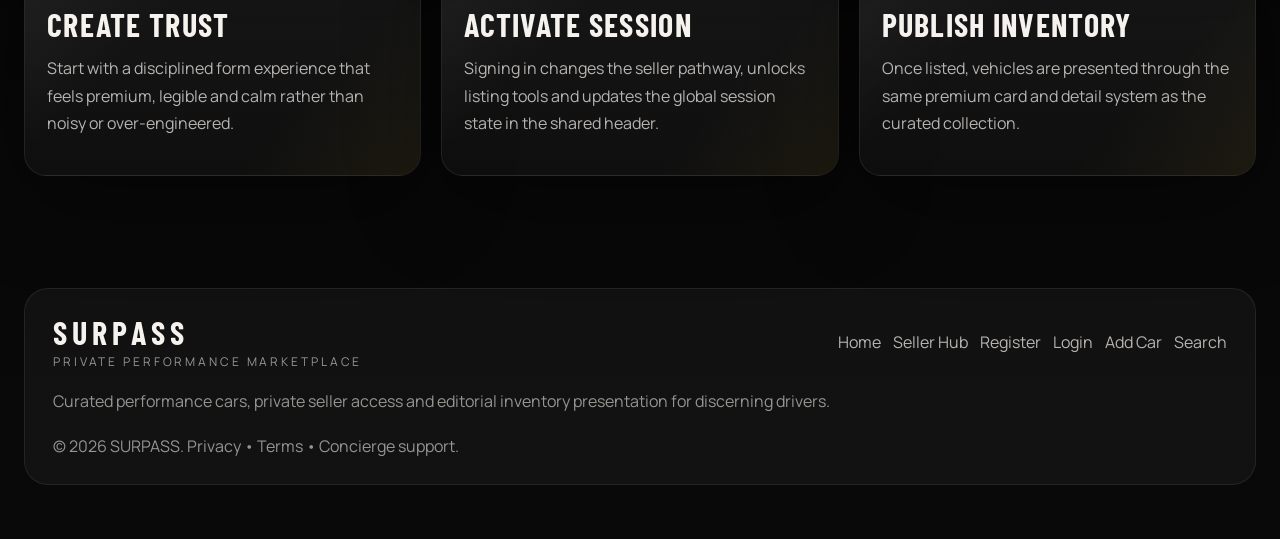
<file: seller.html>
<!DOCTYPE html>
<html lang="en">
<head>
    <meta charset="UTF-8">
    <meta name="viewport" content="width=device-width, initial-scale=1.0">
    <title>SURPASS | Seller Hub</title>
    <link rel="stylesheet" href="assets/styles.css">
    <script defer src="assets/app.js"></script>
</head>
<body data-page="seller">
    <div class="site-shell">
        <div data-site-header></div>
        <main class="site-main">
            <section class="page-banner page-banner--seller">
                <div class="page-banner__content">
                    <div class="eyebrow">Seller route</div>
                    <h1 class="page-banner__title">A sharper seller pathway for premium vehicle presentation.</h1>
                    <p class="body-copy">Register, sign in and publish a new listing through a polished seller environment designed for private inventory.</p>
                </div>
                <div class="page-banner__visual page-banner__visual--seller" aria-hidden="true"></div>
            </section>
            <section class="section" style="padding-top:56px;">
                <div id="seller-session-panel"></div>
            </section>

            <section class="section">
                <div class="section-intro">
                    <div>
                        <div class="eyebrow">Seller route</div>
                        <h2 class="section-title" style="margin-top:16px;">Everything you need to manage a premium listing journey</h2>
                    </div>
                    <p class="body-copy" style="max-width:40rem;">
                        This hub connects public discovery with seller tools, keeping every entry point clear, polished and purposeful.
                    </p>
                </div>
                <div class="quick-link-grid">
                    <article class="quick-link-card fade-up">
                        <img class="quick-link-card__art" src="assets/generated/seller-register.png" alt="">
                        <h3 class="card-title">Register</h3>
                        <p>Create a seller profile using the required field validation rules for name, address, phone, email, username and password.</p>
                        <a class="primary-button" href="registration.html">Open registration</a>
                    </article>
                    <article class="quick-link-card fade-up delay-1">
                        <img class="quick-link-card__art" src="assets/generated/seller-login.png" alt="">
                        <h3 class="card-title">Login</h3>
                        <p>Authenticate with your seller profile and unlock the listing desk for private inventory management.</p>
                        <a class="primary-button" href="login.html">Open login</a>
                    </article>
                    <article class="quick-link-card fade-up delay-2">
                        <img class="quick-link-card__art" src="assets/generated/seller-add-car.png" alt="">
                        <h3 class="card-title">Add Car</h3>
                        <p>Publish a new car directly into the collection and present it through the search and detail gallery.</p>
                        <a class="primary-button" href="add-car.html">Open listing desk</a>
                    </article>
                </div>
            </section>

            <section class="section">
                <div class="seller-grid">
                    <article class="info-card fade-up">
                        <div class="eyebrow">Step 1</div>
                        <h3 class="card-title">Create trust</h3>
                        <p>Start with a disciplined form experience that feels premium, legible and calm rather than noisy or over-engineered.</p>
                    </article>
                    <article class="info-card fade-up delay-1">
                        <div class="eyebrow">Step 2</div>
                        <h3 class="card-title">Activate session</h3>
                        <p>Signing in changes the seller pathway, unlocks listing tools and updates the global session state in the shared header.</p>
                    </article>
                    <article class="info-card fade-up delay-2">
                        <div class="eyebrow">Step 3</div>
                        <h3 class="card-title">Publish inventory</h3>
                        <p>Once listed, vehicles are presented through the same premium card and detail system as the curated collection.</p>
                    </article>
                </div>
            </section>
        </main>
        <div data-site-footer></div>
    </div>
</body>
</html>
</file>
<file: assets/styles.css>
@import url("https://fonts.googleapis.com/css2?family=Barlow+Condensed:wght@500;600;700;800&family=Manrope:wght@400;500;600;700;800&family=Cormorant+Garamond:wght@500;600;700&display=swap");

:root {
    --obsidian: #090b0f;
    --graphite: #151a21;
    --graphite-soft: #1d232c;
    --steel: #7f8792;
    --steel-bright: #aab2bd;
    --pearl: #f7f3ee;
    --pearl-strong: #fdfbf8;
    --mist: rgba(255, 255, 255, 0.08);
    --line: rgba(255, 255, 255, 0.12);
    --line-strong: rgba(255, 255, 255, 0.22);
    --gold: #a48a63;
    --shadow: 0 30px 80px rgba(0, 0, 0, 0.24);
    --radius-xl: 36px;
    --radius-lg: 24px;
    --radius-md: 18px;
    --radius-sm: 12px;
    --content-width: min(1200px, calc(100vw - 40px));
}

*,
*::before,
*::after {
    box-sizing: border-box;
}

html {
    scroll-behavior: smooth;
}

body {
    margin: 0;
    min-height: 100vh;
    font-family: "Manrope", "Segoe UI", sans-serif;
    color: var(--pearl);
    background:
        radial-gradient(circle at top left, rgba(164, 138, 99, 0.18), transparent 26%),
        radial-gradient(circle at right 10% top 8%, rgba(90, 110, 148, 0.16), transparent 24%),
        linear-gradient(180deg, #11161d 0%, #090b0f 42%, #0d1218 100%);
}

body::before {
    content: "";
    position: fixed;
    inset: 0;
    background-image:
        linear-gradient(rgba(255, 255, 255, 0.02) 1px, transparent 1px),
        linear-gradient(90deg, rgba(255, 255, 255, 0.02) 1px, transparent 1px);
    background-size: 80px 80px;
    opacity: 0.3;
    pointer-events: none;
    mask-image: radial-gradient(circle at center, black 50%, transparent 100%);
}

img {
    max-width: 100%;
    display: block;
}

a {
    color: inherit;
    text-decoration: none;
}

button,
input,
select,
textarea {
    font: inherit;
}

button {
    cursor: pointer;
}

.site-shell {
    position: relative;
    overflow: hidden;
}

.site-header {
    position: sticky;
    top: 0;
    z-index: 30;
    backdrop-filter: blur(18px);
    background: rgba(8, 11, 15, 0.72);
    border-bottom: 1px solid rgba(255, 255, 255, 0.06);
}

.header-inner,
.site-footer__inner,
.section,
.hero-section {
    width: var(--content-width);
    margin: 0 auto;
}

.header-inner {
    display: grid;
    grid-template-columns: auto 1fr auto;
    align-items: center;
    gap: 24px;
    padding: 18px 0;
}

.brand-lockup {
    display: flex;
    align-items: center;
    gap: 14px;
}

.brand-mark {
    width: 46px;
    height: 46px;
    border-radius: 50%;
    border: 1px solid rgba(255, 255, 255, 0.18);
    background:
        radial-gradient(circle at 30% 30%, rgba(255, 255, 255, 0.32), transparent 28%),
        linear-gradient(140deg, rgba(164, 138, 99, 0.85), rgba(255, 255, 255, 0.08));
    box-shadow: inset 0 0 20px rgba(255, 255, 255, 0.08);
}

.brand-title {
    margin: 0;
    font-family: "Cormorant Garamond", Georgia, serif;
    font-size: 1.8rem;
    letter-spacing: 0.06em;
}

.brand-caption {
    margin: 2px 0 0;
    font-size: 0.75rem;
    letter-spacing: 0.18em;
    text-transform: uppercase;
    color: rgba(247, 243, 238, 0.66);
}

.top-nav {
    display: flex;
    justify-content: center;
    gap: 10px;
    flex-wrap: wrap;
}

.top-nav a,
.header-logout,
.ghost-button,
.secondary-button,
.primary-button,
.menu-toggle {
    border-radius: 999px;
    border: 1px solid transparent;
    transition: transform 180ms ease, background-color 180ms ease, border-color 180ms ease, color 180ms ease, box-shadow 180ms ease;
}

.top-nav a {
    padding: 12px 16px;
    color: rgba(247, 243, 238, 0.76);
    font-size: 0.92rem;
}

.top-nav a:hover,
.top-nav a.active {
    color: var(--pearl);
    background: rgba(255, 255, 255, 0.08);
    border-color: rgba(255, 255, 255, 0.12);
}

.header-status {
    display: flex;
    align-items: center;
    gap: 12px;
}

.session-pill {
    padding: 11px 16px;
    border-radius: 999px;
    border: 1px solid var(--line);
    background: rgba(255, 255, 255, 0.06);
    font-size: 0.85rem;
    color: rgba(247, 243, 238, 0.86);
    white-space: nowrap;
}

.header-logout,
.ghost-button,
.secondary-button,
.primary-button,
.menu-toggle {
    display: inline-flex;
    align-items: center;
    justify-content: center;
    gap: 8px;
    padding: 13px 20px;
    min-height: 48px;
}

.primary-button {
    color: #090b0f;
    background: linear-gradient(135deg, #f6f1ea 0%, #b79d74 100%);
    box-shadow: 0 16px 34px rgba(164, 138, 99, 0.24);
}

.primary-button:hover,
.secondary-button:hover,
.ghost-button:hover,
.header-logout:hover,
.menu-toggle:hover,
.info-card:hover,
.showcase-card:hover,
.vehicle-card:hover,
.journey-card:hover,
.summary-card:hover,
.detail-spec:hover,
.quick-link-card:hover {
    transform: translateY(-2px);
}

.secondary-button {
    color: var(--pearl);
    background: rgba(255, 255, 255, 0.08);
    border-color: rgba(255, 255, 255, 0.14);
}

.ghost-button,
.header-logout,
.menu-toggle {
    color: rgba(247, 243, 238, 0.84);
    background: transparent;
    border-color: rgba(255, 255, 255, 0.16);
}

.menu-toggle {
    display: none;
}

.site-main {
    padding-bottom: 80px;
}

.hero-section {
    display: grid;
    grid-template-columns: minmax(0, 1.1fr) minmax(360px, 0.9fr);
    gap: 32px;
    padding: 56px 0 0;
    align-items: stretch;
}

.hero-copy,
.hero-visual,
.panel,
.glass-card,
.showcase-card,
.info-card,
.summary-card,
.journey-card,
.quick-link-card,
.filter-panel,
.vehicle-card,
.detail-card,
.form-shell,
.message-strip,
.empty-state,
.status-banner {
    position: relative;
    border-radius: var(--radius-xl);
    border: 1px solid rgba(255, 255, 255, 0.09);
    background: linear-gradient(180deg, rgba(255, 255, 255, 0.08), rgba(255, 255, 255, 0.04));
    box-shadow: var(--shadow);
    overflow: hidden;
}

.hero-copy,
.hero-visual,
.panel,
.filter-panel,
.detail-card,
.form-shell,
.status-banner {
    padding: 32px;
}

.hero-copy::before,
.hero-visual::before,
.panel::before,
.glass-card::before,
.showcase-card::before,
.info-card::before,
.summary-card::before,
.journey-card::before,
.quick-link-card::before,
.filter-panel::before,
.vehicle-card::before,
.detail-card::before,
.form-shell::before,
.message-strip::before,
.empty-state::before,
.status-banner::before {
    content: "";
    position: absolute;
    inset: 0;
    background: linear-gradient(135deg, rgba(255, 255, 255, 0.08), transparent 35%, transparent 65%, rgba(255, 255, 255, 0.03));
    pointer-events: none;
}

.eyebrow {
    display: inline-flex;
    align-items: center;
    gap: 10px;
    padding: 10px 14px;
    border-radius: 999px;
    border: 1px solid rgba(255, 255, 255, 0.14);
    background: rgba(255, 255, 255, 0.06);
    color: rgba(247, 243, 238, 0.82);
    font-size: 0.74rem;
    letter-spacing: 0.16em;
    text-transform: uppercase;
}

.eyebrow::before {
    content: "";
    width: 8px;
    height: 8px;
    border-radius: 50%;
    background: linear-gradient(135deg, #f6f1ea 0%, #b79d74 100%);
}

.display-title,
.section-title,
.card-title,
.detail-title {
    font-family: "Cormorant Garamond", Georgia, serif;
    line-height: 0.94;
    letter-spacing: 0.02em;
}

.display-title {
    margin: 22px 0 18px;
    font-size: clamp(3.5rem, 8vw, 6.1rem);
    max-width: 11ch;
}

.section-title {
    margin: 0 0 14px;
    font-size: clamp(2rem, 4vw, 3.25rem);
}

.lead,
.body-copy,
.meta-text,
.detail-copy {
    line-height: 1.75;
    color: rgba(247, 243, 238, 0.76);
}

.hero-actions,
.stack-actions,
.inline-actions {
    display: flex;
    flex-wrap: wrap;
    gap: 14px;
    margin-top: 28px;
}

.hero-meta {
    display: grid;
    grid-template-columns: repeat(3, minmax(0, 1fr));
    gap: 14px;
    margin-top: 28px;
}

.meta-block {
    padding: 18px 18px 16px;
    border-radius: var(--radius-md);
    border: 1px solid var(--line);
    background: rgba(255, 255, 255, 0.04);
}

.meta-block strong {
    display: block;
    font-size: 1.3rem;
    margin-bottom: 6px;
}

.hero-visual {
    min-height: 560px;
    display: grid;
    align-items: end;
}

.hero-art {
    width: 100%;
    height: 100%;
    border-radius: calc(var(--radius-xl) - 8px);
    object-fit: cover;
    background: linear-gradient(180deg, #161d25, #10151c);
}

.section {
    padding-top: 32px;
}

.section-intro {
    display: flex;
    justify-content: space-between;
    align-items: end;
    gap: 24px;
    margin-bottom: 22px;
}

.collection-grid,
.metrics-grid,
.journey-grid,
.quick-link-grid,
.search-grid,
.detail-grid,
.seller-grid {
    display: grid;
    gap: 20px;
}

.collection-grid {
    grid-template-columns: repeat(3, minmax(0, 1fr));
}

.metrics-grid,
.seller-grid {
    grid-template-columns: repeat(3, minmax(0, 1fr));
}

.journey-grid,
.quick-link-grid {
    grid-template-columns: repeat(3, minmax(0, 1fr));
}

.search-grid {
    grid-template-columns: minmax(280px, 320px) minmax(0, 1fr);
    align-items: start;
}

.detail-grid {
    grid-template-columns: minmax(0, 1.1fr) minmax(340px, 0.9fr);
}

.showcase-card,
.vehicle-card,
.summary-card,
.journey-card,
.quick-link-card,
.info-card {
    padding: 22px;
}

.showcase-image,
.vehicle-image,
.detail-image {
    width: 100%;
    border-radius: 24px;
    border: 1px solid rgba(255, 255, 255, 0.12);
    background: linear-gradient(180deg, rgba(255, 255, 255, 0.06), rgba(255, 255, 255, 0.02));
    object-fit: cover;
}

.showcase-image,
.vehicle-image {
    height: 220px;
}

.detail-image {
    min-height: 520px;
}

.tag-row,
.spec-row {
    display: flex;
    flex-wrap: wrap;
    gap: 10px;
}

.chip,
.spec-pill {
    display: inline-flex;
    align-items: center;
    padding: 8px 12px;
    border-radius: 999px;
    background: rgba(255, 255, 255, 0.06);
    border: 1px solid rgba(255, 255, 255, 0.12);
    color: rgba(247, 243, 238, 0.75);
    font-size: 0.82rem;
}

.card-title {
    margin: 18px 0 10px;
    font-size: 2rem;
}

.price-line,
.detail-price {
    font-size: 1.1rem;
    color: var(--pearl-strong);
    font-weight: 700;
}

.detail-price {
    font-size: 1.8rem;
    margin: 16px 0 18px;
}

.summary-value {
    display: block;
    font-size: 2rem;
    font-weight: 700;
    color: var(--pearl-strong);
}

.summary-label {
    display: block;
    margin-top: 8px;
    color: rgba(247, 243, 238, 0.72);
}

.quick-link-card p,
.journey-card p,
.summary-card p,
.showcase-card p,
.vehicle-card p,
.info-card p {
    color: rgba(247, 243, 238, 0.72);
    line-height: 1.7;
}

.filter-panel {
    position: sticky;
    top: 100px;
}

.form-grid {
    display: grid;
    grid-template-columns: repeat(2, minmax(0, 1fr));
    gap: 18px;
}

.field,
.field-full {
    display: flex;
    flex-direction: column;
    gap: 8px;
}

.field-full {
    grid-column: 1 / -1;
}

.field label,
.field-full label {
    font-size: 0.9rem;
    color: rgba(247, 243, 238, 0.84);
}

.field input,
.field select,
.field textarea,
.field-full input,
.field-full select,
.field-full textarea,
.filter-panel input,
.filter-panel select {
    width: 100%;
    border: 1px solid rgba(255, 255, 255, 0.14);
    border-radius: 16px;
    padding: 14px 16px;
    background: rgba(255, 255, 255, 0.05);
    color: var(--pearl);
    outline: none;
    transition: border-color 180ms ease, box-shadow 180ms ease, background-color 180ms ease;
}

.field textarea,
.field-full textarea {
    min-height: 140px;
    resize: vertical;
}

.field input:focus,
.field select:focus,
.field textarea:focus,
.field-full input:focus,
.field-full select:focus,
.field-full textarea:focus,
.filter-panel input:focus,
.filter-panel select:focus {
    border-color: rgba(164, 138, 99, 0.8);
    box-shadow: 0 0 0 4px rgba(164, 138, 99, 0.14);
    background: rgba(255, 255, 255, 0.08);
}

.field-error {
    min-height: 1.2rem;
    color: #ffb8aa;
    font-size: 0.82rem;
}

.helper-text {
    color: rgba(247, 243, 238, 0.62);
    font-size: 0.82rem;
    line-height: 1.6;
}

.message-strip {
    margin-top: 18px;
    padding: 18px 20px;
}

.message-strip strong {
    display: block;
    margin-bottom: 6px;
}

.message-strip.success {
    border-color: rgba(131, 213, 169, 0.4);
    background: linear-gradient(180deg, rgba(75, 137, 104, 0.28), rgba(255, 255, 255, 0.04));
}

.message-strip.error {
    border-color: rgba(255, 139, 128, 0.44);
    background: linear-gradient(180deg, rgba(123, 53, 46, 0.32), rgba(255, 255, 255, 0.04));
}

.message-strip.info,
.status-banner {
    border-color: rgba(255, 255, 255, 0.12);
    background: linear-gradient(180deg, rgba(255, 255, 255, 0.10), rgba(255, 255, 255, 0.04));
}

.vehicle-results {
    display: grid;
    grid-template-columns: repeat(2, minmax(0, 1fr));
    gap: 20px;
}

.vehicle-card {
    display: flex;
    flex-direction: column;
    gap: 16px;
}

.vehicle-card__footer,
.detail-cta,
.result-toolbar,
.seller-actions,
.seller-path {
    display: flex;
    flex-wrap: wrap;
    gap: 12px;
    align-items: center;
}

.result-toolbar {
    justify-content: space-between;
    margin-bottom: 18px;
}

.empty-state {
    display: none;
    padding: 36px;
    text-align: center;
}

.detail-specs {
    display: grid;
    grid-template-columns: repeat(2, minmax(0, 1fr));
    gap: 14px;
    margin-top: 20px;
}

.detail-spec {
    padding: 18px;
    border-radius: var(--radius-md);
    border: 1px solid var(--line);
    background: rgba(255, 255, 255, 0.05);
}

.detail-spec span {
    display: block;
    color: rgba(247, 243, 238, 0.62);
    font-size: 0.84rem;
    margin-bottom: 10px;
}

.detail-spec strong {
    font-size: 1rem;
}

.status-banner {
    display: flex;
    justify-content: space-between;
    align-items: center;
    gap: 20px;
    margin-bottom: 24px;
}

.status-banner p {
    margin: 0;
    color: rgba(247, 243, 238, 0.76);
}

.preview-frame {
    display: grid;
    gap: 12px;
}

.preview-frame img {
    width: 100%;
    height: 260px;
    object-fit: cover;
    border-radius: 22px;
    border: 1px solid rgba(255, 255, 255, 0.12);
}

.site-footer {
    padding: 32px 0 54px;
}

.site-footer__inner {
    display: grid;
    gap: 18px;
    padding: 24px 28px;
    border-radius: var(--radius-lg);
    border: 1px solid rgba(255, 255, 255, 0.08);
    background: rgba(255, 255, 255, 0.05);
}

.footer-top {
    display: flex;
    justify-content: space-between;
    gap: 20px;
    align-items: center;
    flex-wrap: wrap;
}

.footer-links {
    display: flex;
    flex-wrap: wrap;
    gap: 12px;
    color: rgba(247, 243, 238, 0.72);
}

.footer-note {
    margin: 0;
    color: rgba(247, 243, 238, 0.58);
    line-height: 1.7;
}

.fade-up {
    opacity: 0;
    transform: translateY(22px);
    animation: fadeUp 720ms ease forwards;
}

.fade-up.delay-1 {
    animation-delay: 90ms;
}

.fade-up.delay-2 {
    animation-delay: 180ms;
}

.fade-up.delay-3 {
    animation-delay: 260ms;
}

@keyframes fadeUp {
    to {
        opacity: 1;
        transform: translateY(0);
    }
}

@media (max-width: 1120px) {
    .hero-section,
    .detail-grid,
    .search-grid {
        grid-template-columns: 1fr;
    }

    .filter-panel {
        position: static;
    }

    .collection-grid,
    .metrics-grid,
    .journey-grid,
    .quick-link-grid,
    .seller-grid,
    .vehicle-results {
        grid-template-columns: repeat(2, minmax(0, 1fr));
    }

    .hero-visual {
        min-height: 420px;
    }
}

@media (max-width: 860px) {
    .header-inner {
        grid-template-columns: auto auto;
        justify-content: space-between;
    }

    .menu-toggle {
        display: inline-flex;
    }

    .top-nav,
    .header-status {
        display: none;
    }

    body.nav-open .header-inner {
        grid-template-columns: 1fr;
    }

    body.nav-open .top-nav,
    body.nav-open .header-status {
        display: flex;
        width: 100%;
        justify-content: flex-start;
        flex-direction: column;
        align-items: stretch;
    }

    body.nav-open .top-nav a,
    body.nav-open .session-pill,
    body.nav-open .header-logout {
        width: 100%;
        justify-content: center;
    }

    .hero-meta,
    .detail-specs,
    .detail-performance-grid,
    .vehicle-three-view__grid,
    .form-grid,
    .vehicle-results,
    .collection-grid,
    .metrics-grid,
    .journey-grid,
    .quick-link-grid,
    .seller-grid {
        grid-template-columns: 1fr;
    }

    .section-intro,
    .status-banner,
    .footer-top {
        align-items: start;
        flex-direction: column;
    }
}

@media (max-width: 640px) {
    :root {
        --content-width: min(100vw - 24px, 100%);
        --radius-xl: 28px;
        --radius-lg: 20px;
    }

    .hero-copy,
    .hero-visual,
    .panel,
    .filter-panel,
    .detail-card,
    .form-shell,
    .status-banner {
        padding: 24px;
    }

    .showcase-card,
    .vehicle-card,
    .summary-card,
    .journey-card,
    .quick-link-card,
    .info-card {
        padding: 18px;
    }

    .display-title {
        font-size: clamp(2.8rem, 15vw, 4.2rem);
    }

    .hero-section {
        padding-top: 24px;
    }

    .site-main {
        padding-bottom: 60px;
    }
}

:root {
    --obsidian: #060606;
    --graphite: #101010;
    --graphite-soft: #171717;
    --steel: #8a8a8a;
    --steel-bright: #c9c9c9;
    --pearl: #f6f3ef;
    --pearl-strong: #ffffff;
    --line: rgba(255, 255, 255, 0.12);
    --line-strong: rgba(255, 255, 255, 0.22);
    --gold: #f0c518;
    --accent-red: #d71f29;
    --accent-red-soft: #8d1319;
    --accent-yellow: #f6c515;
    --shadow: 0 24px 90px rgba(0, 0, 0, 0.42);
    --content-width: min(1320px, calc(100vw - 48px));
}

body {
    background:
        radial-gradient(circle at top right, rgba(215, 31, 41, 0.13), transparent 28%),
        radial-gradient(circle at left 12% top 0%, rgba(246, 197, 21, 0.12), transparent 22%),
        linear-gradient(180deg, #080808 0%, #050505 46%, #090909 100%);
    color: var(--pearl);
}

body::before {
    opacity: 0.18;
    background-size: 120px 120px;
}

body.reduced-motion *,
body.reduced-motion *::before,
body.reduced-motion *::after {
    animation-duration: 0.001ms !important;
    animation-iteration-count: 1 !important;
    transition-duration: 0.001ms !important;
    scroll-behavior: auto !important;
}

body.cursor-enhanced {
    cursor: none;
}

body.cursor-enhanced input,
body.cursor-enhanced textarea,
body.cursor-enhanced select,
body.cursor-enhanced option,
body.cursor-enhanced label,
body.cursor-enhanced [contenteditable="true"] {
    cursor: auto;
}

body.home-locked {
    overflow: hidden !important;
}

body.cursor-enhanced.cursor-over-form .site-cursor,
body.cursor-enhanced.cursor-over-form .site-cursor-ring,
body.cursor-enhanced.cursor-over-form .site-cursor-label {
    opacity: 0 !important;
}

.site-header {
    border-bottom-color: rgba(255, 255, 255, 0.08);
    background: linear-gradient(180deg, rgba(8, 8, 8, 0.9), rgba(8, 8, 8, 0.64));
}

body[data-page="home"] .site-header {
    position: fixed;
    left: 0;
    right: 0;
    border-bottom: none;
    background: linear-gradient(180deg, rgba(0, 0, 0, 0.92), rgba(0, 0, 0, 0));
    backdrop-filter: none;
}

body.home-locked .site-header,
body.home-locked .home-progress {
    opacity: 0;
    pointer-events: none;
}

.header-inner,
.site-footer__inner,
.section,
.hero-section {
    width: var(--content-width);
}

.brand-lockup {
    gap: 12px;
}

.brand-lockup__copy {
    display: grid;
    gap: 0;
}

.brand-mark {
    display: inline-flex;
    align-items: center;
    justify-content: center;
    width: 42px;
    height: 42px;
    padding: 0;
    border: none;
    background: transparent;
    box-shadow: none;
}

.brand-mark img {
    display: block;
    width: 100%;
    height: 100%;
    object-fit: contain;
    filter: drop-shadow(0 10px 18px rgba(0, 0, 0, 0.38));
}

.brand-mark__letter {
    font-family: "Barlow Condensed", "Arial Narrow", sans-serif;
    font-size: 1.5rem;
    font-weight: 700;
    letter-spacing: 0.08em;
    color: #fff;
}

.brand-title {
    font-family: "Barlow Condensed", "Arial Narrow", sans-serif;
    font-size: 2rem;
    font-weight: 700;
    letter-spacing: 0.16em;
    text-transform: uppercase;
}

.brand-caption {
    letter-spacing: 0.24em;
    color: rgba(255, 255, 255, 0.56);
}

.site-header .brand-lockup {
    gap: 10px;
}

.site-header .brand-title {
    font-size: 1.18rem;
    letter-spacing: 0.28em;
    line-height: 1;
}

.top-nav a {
    padding: 12px 14px;
    font-size: 0.84rem;
    letter-spacing: 0.16em;
    text-transform: uppercase;
    color: rgba(255, 255, 255, 0.72);
}

.top-nav a:hover,
.top-nav a.active {
    background: rgba(255, 255, 255, 0.06);
    color: #fff;
}

.session-pill,
.ghost-button,
.secondary-button,
.menu-toggle,
.header-logout {
    border-color: rgba(255, 255, 255, 0.16);
}

.primary-button {
    color: #fff;
    background: linear-gradient(135deg, var(--accent-red) 0%, #ff5b2d 100%);
    box-shadow: 0 14px 34px rgba(215, 31, 41, 0.35);
}

.secondary-button {
    background: rgba(255, 255, 255, 0.05);
}

.eyebrow {
    border-radius: 999px;
    background: rgba(255, 255, 255, 0.05);
    border-color: rgba(255, 255, 255, 0.12);
    font-size: 0.72rem;
    letter-spacing: 0.2em;
}

.eyebrow::before {
    background: linear-gradient(135deg, var(--accent-yellow) 0%, var(--accent-red) 100%);
}

.display-title,
.section-title,
.card-title,
.detail-title,
.page-banner__title,
.brand-intro__title,
.brand-tile strong {
    font-family: "Barlow Condensed", "Arial Narrow", sans-serif;
    font-weight: 700;
    letter-spacing: 0.04em;
    text-transform: uppercase;
}

.display-title {
    font-size: clamp(4.8rem, 10vw, 8rem);
    line-height: 0.88;
    max-width: 8.8ch;
}

.section-title,
.page-banner__title {
    line-height: 0.96;
}

.hero-copy,
.hero-visual,
.panel,
.glass-card,
.showcase-card,
.info-card,
.summary-card,
.journey-card,
.quick-link-card,
.filter-panel,
.vehicle-card,
.detail-card,
.form-shell,
.message-strip,
.empty-state,
.status-banner,
.editorial-card,
.brand-tile,
.finale-panel,
.page-banner {
    background: linear-gradient(180deg, rgba(255, 255, 255, 0.07), rgba(255, 255, 255, 0.03));
    border-radius: 22px;
    border-color: rgba(255, 255, 255, 0.08);
}

.hero-copy::before,
.hero-visual::before,
.panel::before,
.glass-card::before,
.showcase-card::before,
.info-card::before,
.summary-card::before,
.journey-card::before,
.quick-link-card::before,
.filter-panel::before,
.vehicle-card::before,
.detail-card::before,
.form-shell::before,
.message-strip::before,
.empty-state::before,
.status-banner::before,
.editorial-card::before,
.brand-tile::before,
.page-banner::before,
.finale-panel::before {
    background: linear-gradient(135deg, rgba(255, 255, 255, 0.06), transparent 35%, transparent 70%, rgba(246, 197, 21, 0.06));
}

.showcase-image,
.vehicle-image,
.detail-image,
.preview-frame img {
    border-radius: 18px;
    border-color: rgba(255, 255, 255, 0.1);
}

.site-footer__inner {
    background: rgba(255, 255, 255, 0.04);
}

.footer-links a,
.top-nav a,
.primary-button,
.secondary-button,
.ghost-button,
.header-logout,
.menu-toggle,
.showcase-card,
.vehicle-card,
.brand-tile,
.quick-link-card,
.journey-card,
.summary-card,
.info-card {
    position: relative;
}

.page-banner {
    position: relative;
    width: var(--content-width);
    margin: 0 auto;
    min-height: 320px;
    padding: 128px 32px 28px;
    overflow: hidden;
}

.page-banner::after {
    content: "";
    position: absolute;
    inset: 0;
    background:
        linear-gradient(90deg, rgba(255, 255, 255, 0.04) 1px, transparent 1px),
        linear-gradient(rgba(255, 255, 255, 0.04) 1px, transparent 1px);
    background-size: 28px 28px;
    opacity: 0.08;
    pointer-events: none;
}

.page-banner__content {
    position: relative;
    z-index: 1;
    max-width: min(58rem, calc(100% - 420px));
}

.page-banner__title {
    margin: 16px 0 12px;
    font-size: clamp(2.3rem, 5vw, 4.4rem);
}

.page-banner__visual {
    position: absolute;
    top: 22px;
    right: 22px;
    bottom: 22px;
    width: min(34vw, 420px);
    border-radius: 24px;
    border: 1px solid rgba(255, 255, 255, 0.14);
    background-color: rgba(255, 255, 255, 0.03);
    background-size: cover;
    background-position: center;
    overflow: hidden;
    box-shadow: 0 28px 60px rgba(0, 0, 0, 0.35);
}

.page-banner__visual::after,
.support-visual::after,
.detail-visual::after {
    content: "";
    position: absolute;
    inset: 0;
    background:
        linear-gradient(180deg, rgba(0, 0, 0, 0.08), rgba(0, 0, 0, 0.42)),
        linear-gradient(135deg, rgba(246, 197, 21, 0.08), transparent 35%, rgba(215, 31, 41, 0.2));
}

.page-banner__visual--seller {
    background-image: url("generated/seller-banner.png");
}

.page-banner__visual--registration {
    background-image: url("generated/registration-banner.png");
}

.page-banner__visual--login {
    background-image: url("generated/login-banner.png");
}

.page-banner__visual--add-car {
    background-image: url("generated/add-car-banner.png");
}

.page-banner--search,
.page-banner--detail,
.page-banner--seller,
.page-banner--form {
    background:
        radial-gradient(circle at right top, rgba(246, 197, 21, 0.14), transparent 20%),
        radial-gradient(circle at left bottom, rgba(215, 31, 41, 0.18), transparent 26%),
        linear-gradient(180deg, rgba(255, 255, 255, 0.06), rgba(255, 255, 255, 0.03));
}

.home-main {
    padding-bottom: 0;
}

body[data-page="home"].snap-enabled {
    height: 100vh;
    overflow-y: auto;
    scroll-snap-type: y mandatory;
}

.scene-panel {
    position: relative;
    min-height: 100vh;
    scroll-snap-align: start;
    display: grid;
    align-items: center;
    padding: 112px 0 48px;
}

.scene-shell {
    width: var(--content-width);
    margin: 0 auto;
}

.scene-panel::after {
    content: "";
    position: absolute;
    left: 0;
    right: 0;
    bottom: 0;
    height: 1px;
    background: linear-gradient(90deg, transparent, rgba(255, 255, 255, 0.1), transparent);
}

.scene-panel .fade-up {
    animation-play-state: running;
}

.scene-panel.is-active .fade-up {
    opacity: 1;
    transform: translateY(0);
}

.brand-intro {
    position: fixed;
    inset: 0;
    z-index: 80;
    display: grid;
    place-items: center;
    background: #000;
    cursor: pointer;
    transition: opacity 620ms ease, visibility 620ms ease;
}

.brand-intro.is-hidden {
    opacity: 0;
    visibility: hidden;
    pointer-events: none;
}

.brand-intro__veil {
    position: absolute;
    inset: 0;
    background:
        radial-gradient(circle at center, rgba(255, 255, 255, 0.055), transparent 24%),
        linear-gradient(180deg, rgba(255, 255, 255, 0.015), transparent 55%);
    opacity: 0.9;
}

.brand-intro__content {
    position: relative;
    z-index: 1;
    width: min(640px, calc(100vw - 40px));
    text-align: center;
}

.brand-intro__logo {
    width: min(372px, calc(100vw - 112px));
    margin: 0 auto;
    filter: blur(16px);
    opacity: 0.32;
    transform: scale(0.9);
    animation: logoResolve 1700ms cubic-bezier(0.2, 0.8, 0.2, 1) forwards;
}

.brand-intro__logo img,
.brand-intro__logo svg {
    display: block;
    width: 100%;
    height: auto;
    filter:
        drop-shadow(0 0 18px rgba(255, 255, 255, 0.08))
        drop-shadow(0 0 44px rgba(255, 255, 255, 0.06));
}

.brand-intro__brand {
    margin: 0 0 14px;
    font-size: 0.82rem;
    letter-spacing: 0.32em;
    text-transform: uppercase;
    color: rgba(255, 255, 255, 0.62);
}

.brand-intro__title {
    margin: 0;
    font-size: clamp(3.3rem, 10vw, 6.8rem);
    line-height: 0.88;
    color: #fff;
}

.brand-intro__copy {
    width: min(580px, 100%);
    margin: 20px auto 0;
    line-height: 1.8;
    color: rgba(255, 255, 255, 0.68);
}

.brand-intro__enter {
    margin-top: 28px;
    padding: 18px 28px;
    border: 1px solid rgba(255, 255, 255, 0.24);
    background: rgba(255, 255, 255, 0.06);
    color: #fff;
    text-transform: uppercase;
    letter-spacing: 0.18em;
    transition: transform 220ms ease, background-color 220ms ease, border-color 220ms ease;
}

.brand-intro__enter:hover {
    transform: translateY(-2px);
    background: rgba(215, 31, 41, 0.22);
    border-color: rgba(215, 31, 41, 0.6);
}

.brand-intro__hint {
    margin-top: 16px;
    color: rgba(255, 255, 255, 0.4);
    font-size: 0.82rem;
    letter-spacing: 0.12em;
    text-transform: uppercase;
}

.brand-intro__brand,
.brand-intro__title,
.brand-intro__copy,
.brand-intro__enter,
.brand-intro__hint {
    display: none;
}

@keyframes logoResolve {
    0% {
        filter: blur(20px);
        opacity: 0.2;
        transform: scale(0.88);
    }
    55% {
        filter: blur(6px);
        opacity: 0.82;
        transform: scale(1);
    }
    100% {
        filter: blur(0);
        opacity: 1;
        transform: scale(1);
    }
}

.home-progress {
    position: fixed;
    right: 28px;
    top: 50%;
    z-index: 35;
    display: flex;
    flex-direction: column;
    gap: 12px;
    transform: translateY(-50%);
}

.home-progress button {
    display: flex;
    align-items: center;
    justify-content: flex-end;
    gap: 12px;
    background: transparent;
    border: none;
    color: rgba(255, 255, 255, 0.52);
    text-transform: uppercase;
    letter-spacing: 0.16em;
    font-size: 0.7rem;
}

.home-progress button::after {
    content: "";
    width: 14px;
    height: 14px;
    border-radius: 999px;
    border: 1px solid rgba(255, 255, 255, 0.42);
    background: transparent;
    transition: transform 180ms ease, background-color 180ms ease, border-color 180ms ease;
}

.home-progress button.is-active {
    color: #fff;
}

.home-progress button.is-active::after {
    background: var(--accent-red);
    border-color: var(--accent-red);
    transform: scale(1.15);
}

.hero-cinematic {
    position: relative;
    min-height: calc(100vh - 170px);
    display: grid;
    align-items: end;
    overflow: hidden;
    border-radius: 28px;
    border: 1px solid rgba(255, 255, 255, 0.08);
    box-shadow: var(--shadow);
}

.hero-cinematic__media {
    position: absolute;
    inset: 0;
    overflow: hidden;
}

.hero-cinematic__video,
.hero-cinematic__poster {
    width: 100%;
    height: 100%;
    object-fit: cover;
    object-position: 62% center;
}

.hero-cinematic__video[hidden] {
    display: none;
}

.hero-cinematic__gradient {
    position: absolute;
    inset: 0;
    background:
        linear-gradient(90deg, rgba(0, 0, 0, 0.82) 0%, rgba(0, 0, 0, 0.36) 38%, rgba(0, 0, 0, 0.18) 100%),
        linear-gradient(180deg, rgba(0, 0, 0, 0.08) 0%, rgba(0, 0, 0, 0.65) 100%);
}

.hero-cinematic__noise {
    position: absolute;
    inset: 0;
    background:
        radial-gradient(circle at 24% 18%, rgba(246, 197, 21, 0.16), transparent 18%),
        radial-gradient(circle at 82% 24%, rgba(215, 31, 41, 0.26), transparent 22%),
        linear-gradient(rgba(255, 255, 255, 0.05) 1px, transparent 1px),
        linear-gradient(90deg, rgba(255, 255, 255, 0.03) 1px, transparent 1px);
    background-size: auto, auto, 3px 3px, 3px 3px;
    mix-blend-mode: screen;
    opacity: 0.34;
    animation: mediaPulse 14s linear infinite;
}

.hero-cinematic__caption {
    position: absolute;
    right: 22px;
    bottom: 20px;
    display: grid;
    gap: 6px;
    padding: 16px 18px;
    border-radius: 18px;
    background: rgba(0, 0, 0, 0.5);
    border: 1px solid rgba(255, 255, 255, 0.12);
    text-transform: uppercase;
    letter-spacing: 0.14em;
    font-size: 0.7rem;
}

.hero-cinematic__caption strong {
    letter-spacing: 0.08em;
    font-size: 0.82rem;
}

.hero-cinematic__content {
    position: relative;
    z-index: 1;
    max-width: 760px;
    padding: 80px 42px 42px;
}

.support-visual,
.detail-visual {
    position: relative;
    min-height: 240px;
    border-radius: 24px;
    border: 1px solid rgba(255, 255, 255, 0.12);
    background-color: rgba(255, 255, 255, 0.03);
    background-size: cover;
    background-position: center;
    overflow: hidden;
    box-shadow: var(--shadow);
}

.support-visual {
    margin-top: 28px;
}

.detail-visual {
    min-height: 220px;
    margin-bottom: 22px;
}

.support-visual--registration {
    background-image: url("generated/registration-banner.png");
}

.detail-visual--login {
    background-image: url("generated/login-banner.png");
}

.detail-visual--add-car {
    background-image: url("generated/add-car-banner.png");
}

@keyframes mediaPulse {
    0% { transform: scale(1) translate3d(0, 0, 0); }
    50% { transform: scale(1.04) translate3d(-1.5%, 0.5%, 0); }
    100% { transform: scale(1) translate3d(0, 0, 0); }
}

.editorial-layout {
    display: grid;
    grid-template-columns: minmax(0, 1.05fr) minmax(360px, 0.95fr);
    gap: 22px;
    align-items: stretch;
}

.editorial-lead {
    padding: 34px;
    border-radius: 24px;
    border: 1px solid rgba(255, 255, 255, 0.08);
    background:
        radial-gradient(circle at right bottom, rgba(215, 31, 41, 0.18), transparent 24%),
        linear-gradient(180deg, rgba(255, 255, 255, 0.06), rgba(255, 255, 255, 0.03));
    box-shadow: var(--shadow);
}

.editorial-stack {
    display: grid;
    gap: 18px;
}

.editorial-card {
    padding: 24px;
}

.editorial-card__meta {
    display: block;
    margin-bottom: 16px;
    font-size: 0.78rem;
    letter-spacing: 0.18em;
    text-transform: uppercase;
    color: rgba(255, 255, 255, 0.6);
}

.editorial-card h3 {
    margin: 0 0 12px;
    font-family: "Barlow Condensed", "Arial Narrow", sans-serif;
    font-size: 2rem;
    line-height: 0.95;
    text-transform: uppercase;
}

.brand-tile-grid {
    display: grid;
    grid-template-columns: repeat(4, minmax(0, 1fr));
    gap: 18px;
}

.brand-tile {
    position: relative;
    display: flex;
    flex-direction: column;
    justify-content: end;
    min-height: 230px;
    padding: 24px;
    color: #fff;
    overflow: hidden;
    isolation: isolate;
    background:
        radial-gradient(circle at right top, rgba(246, 197, 21, 0.14), transparent 20%),
        radial-gradient(circle at left bottom, rgba(215, 31, 41, 0.18), transparent 22%),
        linear-gradient(180deg, rgba(255, 255, 255, 0.06), rgba(255, 255, 255, 0.03));
}

.brand-tile::after,
.quick-link-card::after {
    content: "";
    position: absolute;
    inset: 0;
    z-index: 1;
    pointer-events: none;
    background:
        linear-gradient(180deg, rgba(0, 0, 0, 0.06) 0%, rgba(0, 0, 0, 0.46) 52%, rgba(0, 0, 0, 0.88) 100%),
        radial-gradient(circle at 82% 12%, rgba(246, 197, 21, 0.16), transparent 34%);
}

.tile-illustration,
.quick-link-card__art {
    position: absolute;
    inset: 0;
    width: 100%;
    height: 100%;
    object-fit: cover;
    opacity: 0.66;
    transform: scale(1.04);
    transition: transform 700ms ease, opacity 360ms ease;
}

.brand-tile:hover .tile-illustration,
.quick-link-card:hover .quick-link-card__art {
    opacity: 0.86;
    transform: scale(1.1);
}

.brand-tile > :not(.tile-illustration),
.quick-link-card > :not(.quick-link-card__art) {
    position: relative;
    z-index: 2;
}

.quick-link-card {
    min-height: 330px;
    padding-top: 138px;
    overflow: hidden;
    isolation: isolate;
}

.quick-link-card__art {
    height: 54%;
    opacity: 0.58;
}

.brand-tile--large {
    grid-column: span 2;
    min-height: 320px;
}

.brand-tile__eyebrow {
    display: block;
    margin-bottom: 18px;
    color: rgba(255, 255, 255, 0.58);
    text-transform: uppercase;
    letter-spacing: 0.2em;
    font-size: 0.72rem;
}

.brand-tile strong {
    font-size: 2.5rem;
    line-height: 0.9;
}

.brand-tile p {
    margin: 14px 0 0;
    color: rgba(255, 255, 255, 0.74);
    line-height: 1.7;
}

.vehicle-card__specs {
    margin: 2px 0 2px;
}

.detail-price-note {
    margin: 20px 0 22px;
    padding: 18px;
    border-radius: var(--radius-md);
    border: 1px solid rgba(246, 197, 21, 0.18);
    background: linear-gradient(135deg, rgba(246, 197, 21, 0.08), rgba(255, 255, 255, 0.04));
}

.detail-price-note span,
.vehicle-three-view__heading span {
    display: block;
    color: rgba(247, 243, 238, 0.56);
    font-size: 0.72rem;
    letter-spacing: 0.18em;
    text-transform: uppercase;
}

.detail-price-note p {
    margin: 8px 0 0;
    color: rgba(247, 243, 238, 0.78);
    line-height: 1.7;
}

.detail-performance-grid {
    display: grid;
    grid-template-columns: repeat(2, minmax(0, 1fr));
    gap: 14px;
    margin-top: 14px;
}

.vehicle-three-view {
    margin-top: 24px;
    padding: 22px;
    border-radius: var(--radius-xl);
    border: 1px solid rgba(255, 255, 255, 0.1);
    background: rgba(0, 0, 0, 0.28);
}

.vehicle-three-view__heading {
    display: flex;
    justify-content: space-between;
    gap: 18px;
    align-items: end;
    margin-bottom: 16px;
}

.vehicle-three-view__heading strong {
    color: var(--pearl-strong);
    text-align: right;
}

.vehicle-three-view__grid {
    display: grid;
    grid-template-columns: repeat(3, minmax(0, 1fr));
    gap: 12px;
}

.vehicle-view {
    margin: 0;
    padding: 10px;
    border-radius: 16px;
    border: 1px solid rgba(255, 255, 255, 0.08);
    background: rgba(255, 255, 255, 0.04);
}

.vehicle-view img {
    display: block;
    width: 100%;
    aspect-ratio: 1.5;
    object-fit: cover;
    border-radius: 12px;
}

.vehicle-view figcaption {
    margin-top: 8px;
    color: rgba(247, 243, 238, 0.62);
    font-size: 0.76rem;
    letter-spacing: 0.14em;
    text-transform: uppercase;
}

.finale-panel {
    padding: 34px;
    margin-bottom: 28px;
}

@media (max-width: 1120px) {
    .page-banner {
        padding-bottom: 24px;
    }

    .page-banner__content {
        max-width: min(52rem, calc(100% - 360px));
    }

    .page-banner__visual {
        width: min(34vw, 340px);
    }
}

@media (max-width: 980px) {
    .page-banner {
        padding: 120px 24px 24px;
        display: grid;
        gap: 22px;
    }

    .page-banner__content {
        max-width: 100%;
    }

    .page-banner__visual {
        position: relative;
        inset: auto;
        width: 100%;
        min-height: 220px;
    }
}

@media (max-width: 640px) {
    .brand-mark {
        width: 34px;
        height: 34px;
    }

    .brand-intro__logo {
        width: min(278px, calc(100vw - 82px));
    }

    .page-banner__visual,
    .support-visual,
    .detail-visual {
        min-height: 188px;
        border-radius: 20px;
    }

    .quick-link-card {
        min-height: 300px;
        padding-top: 118px;
    }

    .vehicle-three-view__heading {
        align-items: start;
        flex-direction: column;
    }

    .vehicle-three-view__heading strong {
        text-align: left;
    }
}

.site-cursor,
.site-cursor-ring,
.site-cursor-label {
    position: fixed;
    top: 0;
    left: 0;
    z-index: 120;
    pointer-events: none;
    opacity: 0;
    transform: translate3d(-50%, -50%, 0);
    transition: opacity 180ms ease, transform 180ms ease;
}

.site-cursor {
    width: 7px;
    height: 7px;
    border-radius: 999px;
    background: var(--pearl-strong);
    border: 1px solid rgba(0, 0, 0, 0.68);
    box-shadow: 0 0 18px rgba(255, 255, 255, 0.22);
    transition: opacity 160ms ease, width 220ms ease, height 220ms ease, background-color 220ms ease, border-color 220ms ease;
}

.site-cursor-ring {
    width: 52px;
    height: 52px;
    border-radius: 999px;
    border: 1px solid rgba(247, 243, 238, 0.34);
    background: rgba(247, 243, 238, 0.04);
    box-shadow: inset 0 0 28px rgba(255, 255, 255, 0.04), 0 0 32px rgba(0, 0, 0, 0.32);
    backdrop-filter: blur(5px);
    transition: opacity 180ms ease, width 260ms ease, height 260ms ease, border-color 260ms ease, background-color 260ms ease;
}

.site-cursor.is-visible,
.site-cursor-ring.is-visible {
    opacity: 1;
}

.site-cursor.is-hover {
    width: 4px;
    height: 4px;
    background: var(--accent-yellow);
    border-color: rgba(246, 197, 21, 0.72);
}

.site-cursor-ring.is-hover {
    width: 92px;
    height: 92px;
    border-color: rgba(246, 197, 21, 0.62);
    background: rgba(246, 197, 21, 0.08);
    box-shadow: inset 0 0 42px rgba(246, 197, 21, 0.08), 0 18px 55px rgba(0, 0, 0, 0.38);
}

.site-cursor-label {
    padding: 7px 10px;
    border-radius: 999px;
    color: var(--obsidian);
    background: var(--pearl-strong);
    font-size: 0.68rem;
    font-weight: 800;
    letter-spacing: 0.16em;
    text-transform: uppercase;
    opacity: 0;
    transform: translate3d(-100px, -100px, 0);
    transition: opacity 180ms ease, background-color 180ms ease, color 180ms ease;
}

.site-cursor-label.is-visible {
    opacity: 1;
}

@media (max-width: 1120px) {
    .home-progress {
        display: none;
    }

    .editorial-layout,
    .brand-tile-grid {
        grid-template-columns: 1fr 1fr;
    }

    .brand-tile--large {
        grid-column: span 2;
    }
}

@media (max-width: 860px) {
    body[data-page="home"] .site-header {
        position: sticky;
        background: rgba(8, 8, 8, 0.9);
        border-bottom: 1px solid rgba(255, 255, 255, 0.08);
    }

    .page-banner {
        padding-top: 98px;
    }

    .scene-panel {
        min-height: auto;
        padding: 96px 0 28px;
    }

    .hero-cinematic {
        min-height: 640px;
    }

    .hero-cinematic__content {
        padding: 110px 24px 26px;
    }

    .editorial-layout,
    .brand-tile-grid {
        grid-template-columns: 1fr;
    }

    .brand-tile--large {
        grid-column: auto;
    }

    body[data-page="home"].snap-enabled {
        height: auto;
        overflow-y: visible;
        scroll-snap-type: none;
    }
}

@media (max-width: 640px) {
    .brand-intro__logo {
        width: 112px;
    }

    .brand-intro__title {
        font-size: clamp(2.8rem, 15vw, 4.3rem);
    }

    .page-banner {
        width: min(100vw - 24px, 100%);
        padding: 84px 20px 20px;
    }

    .hero-cinematic__caption {
        position: static;
        margin: 14px;
        width: auto;
    }

    .hero-cinematic__content {
        padding: 92px 20px 22px;
    }

    .display-title {
        font-size: clamp(3.4rem, 17vw, 5.2rem);
    }
}
</file>
